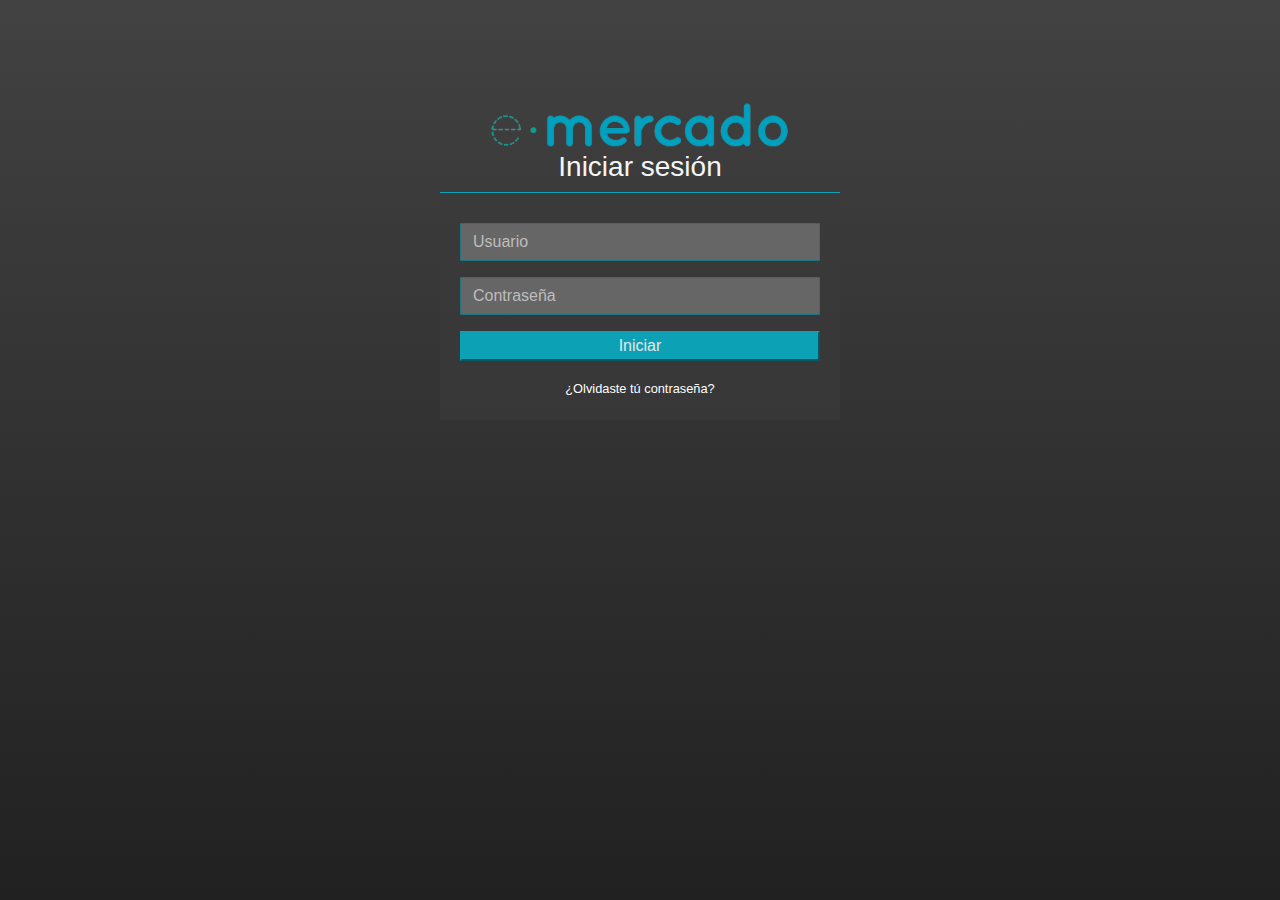
<file: index.html>
<!DOCTYPE html>
<html lang="en">

<head>
  <link rel="icon" href="img/icon.png">
  <meta http-equiv="Content-Type" content="text/html; charset=UTF-8">
  <meta name="viewport" content="width=device-width, initial-scale=1, shrink-to-fit=no">
  <meta name="description" content="">
  <title>eMercado - Todo lo que busques está aquí</title>

  <link rel="canonical" href="https://getbootstrap.com/docs/4.3/examples/album/">
  <link href="https://fonts.googleapis.com/css?family=Raleway:300,300i,400,400i,700,700i,900,900i" rel="stylesheet">
  <link href="css/bootstrap.min.css" rel="stylesheet">
  <link href="css/login.css" rel="stylesheet">
</head>



<body class="main-bg">
  <div class="login-container text-c animated flipInX">
    <div>
      <h1 class="logo-badge text-whitesmoke"><span class="fa fa-user-circle"></span></h1>
    </div>
    <div class="image"><img src="img/login_edit.png" alt=""></div>
    <h3 class="text-whitesmoke">Iniciar sesión</h3>
    <div class="container-content">
      <form class="margin-t">
        <div class="form-group">
          <input type="text" id="user" class="form-control" placeholder="Usuario" required="">
        </div>
        <div class="form-group">
          <input type="password" id="pass" class="form-control" placeholder="Contraseña" required="">
        </div>
        <input type="button" onclick="logIn()" value="Iniciar" class="form-button button-l margin-b"></input>

        <a class="text-darkyellow" href="#"><small>¿Olvidaste tú contraseña?</small></a>
      </form>
    </div>
  </div>

  <script src="js/init.js"></script>
  <script src="js/login.js"></script>
</body>

</html>
</file>
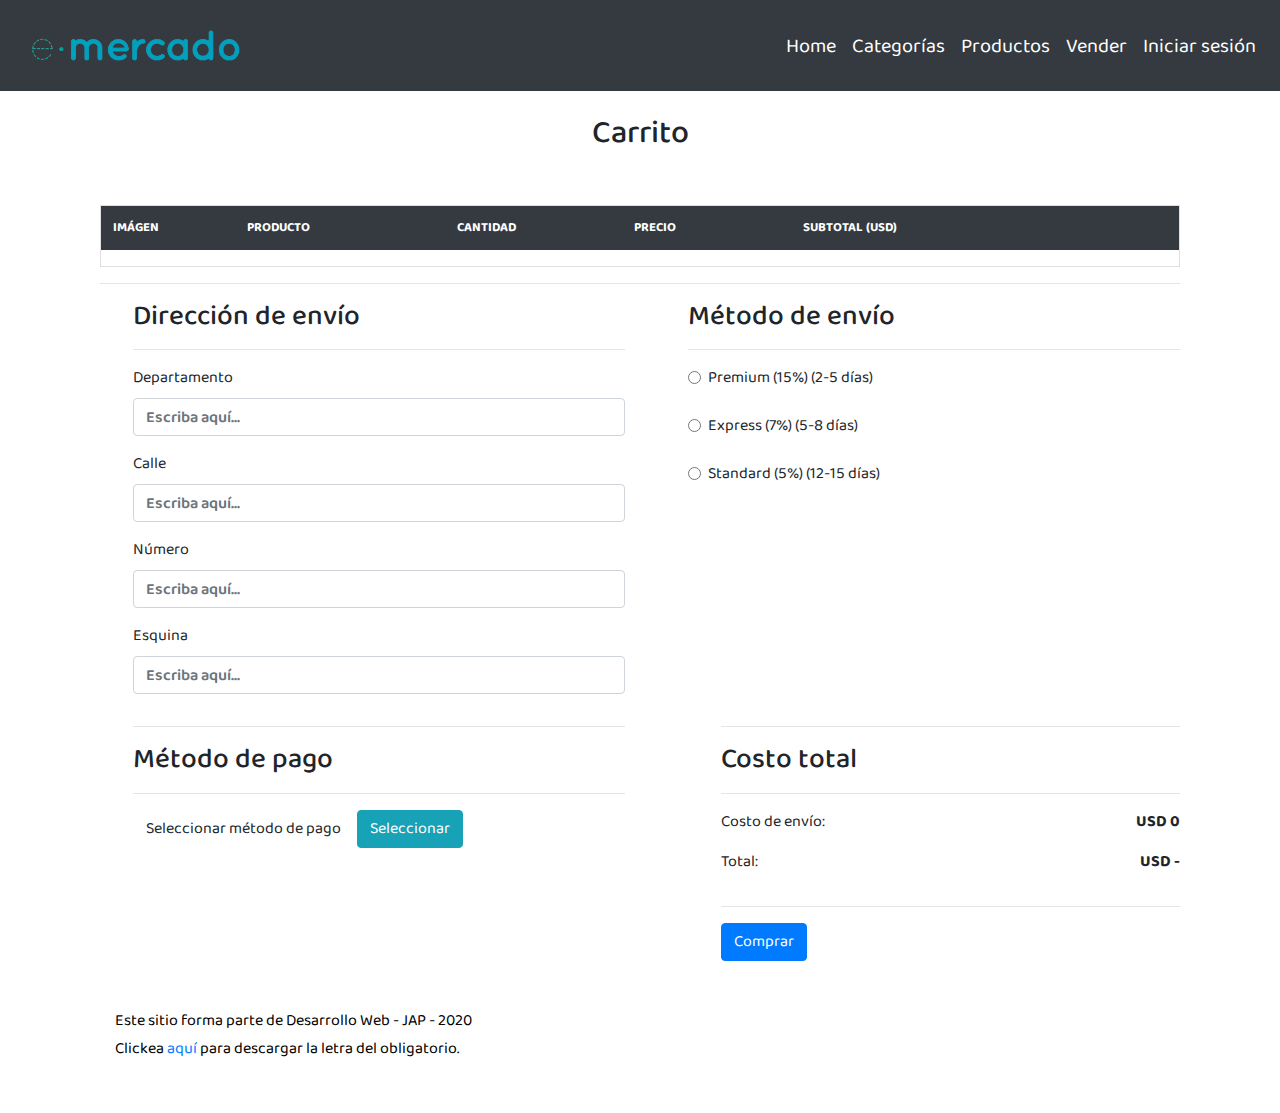
<file: cart.html>
<!DOCTYPE html>
<html lang="en">

<head>
  <link rel="icon" href="img/icon.png">
  <meta http-equiv="Content-Type" content="text/html; charset=UTF-8">

  <meta name="viewport" content="width=device-width, initial-scale=1, shrink-to-fit=no">
  <meta name="description" content="">
  <title>eMercado - Todo lo que busques está aquí</title>

  <link rel="canonical" href="https://getbootstrap.com/docs/4.3/examples/album/">
  <link href="https://fonts.googleapis.com/css?family=Raleway:300,300i,400,400i,700,700i,900,900i" rel="stylesheet">

  <style>
    .bd-placeholder-img {
      font-size: 1.125rem;
      text-anchor: middle;
      -webkit-user-select: none;
      -moz-user-select: none;
      -ms-user-select: none;
      user-select: none;
    }

    @media (min-width: 768px) {
      .bd-placeholder-img-lg {
        font-size: 3.5rem;
      }
    }
  </style>
  <link href="css/bootstrap.min.css" rel="stylesheet">
  <link href="css/styles.css" rel="stylesheet">
  <link rel="stylesheet" href="css/cart.css">
</head>

<body>
  <header id="header">
  </header>
  <div class="container">
    <div class="text-center p-4">
      <h2>Carrito</h2>
    </div>
    <div class="row justify-content-md-center">
      <div class="col-md-12 order-md-1">
        <div class="container-fluid">
          <div class="row">
            <aside class="col-lg-12">
              <div class="card">
                <div class="table-responsive">
                  <table class="table table-borderless table-shopping-cart table-striped" id="tab">
                    <thead class="text-head">
                      <tr class="small text-uppercase">
                        <th scope="col">Imágen</th>
                        <th scope="col" width="320">Producto</th>
                        <th scope="col" width="300">Cantidad</th>
                        <th scope="col" width="190">Precio</th>
                        <th scope="col" width="400">Subtotal (USD)</th>
                        <th scope="col" class="text-right d-none d-md-block" width="200"></th>
                      </tr>
                    </thead>
                    <tbody id="cart"></tbody>
                  </table>
                </div>
              </div>
            </aside>
          </div>
          <hr>

          <form class="row g-3 needs-validation" novalidate onsubmit="return validation();">
            <div class="container">
              <div class="row">
                <div class="col-md-6 pl-5">
                  <h3>Dirección de envío</h3>
                  <hr>
                  <div class="form-group">
                    <label for="depart">Departamento</label>
                    <input type="text" class="form-control" id="depart" placeholder="Escriba aquí..." required>
                  </div>
                  <div class="form-group">
                    <label for="street">Calle</label>
                    <input type="text" class="form-control" id="street" placeholder="Escriba aquí..." required>
                  </div>
                  <div class="form-group">
                    <label for="number">Número</label>
                    <input type="number" class="form-control" id="number" min="0" placeholder="Escriba aquí..."
                      required>
                  </div>
                  <div class="form-group">
                    <label for="esq">Esquina</label>
                    <input type="text" class="form-control" id="esq" placeholder="Escriba aquí..." required>
                  </div>
                </div>
                <div class="col-md-6 pl-5">
                  <h3>Método de envío</h3>
                  <hr>
                  <div class="form-check">
                    <input class="form-check-input" type="radio" name="radio" id="premium" value="0.15" required />
                    <label class="form-check-label" for="premium">
                      Premium (15%) (2-5 días)
                    </label>
                  </div>
                  <br>
                  <div class="form-check">
                    <input class="form-check-input" type="radio" name="radio" id="express" value="0.07" required />
                    <label class="form-check-label" for="express">
                      Express (7%) (5-8 días)
                    </label>
                  </div>
                  <br>
                  <div class="form-check">
                    <input class="form-check-input" type="radio" name="radio" id="standard" value="0.05" required />
                    <label class="form-check-label" for="standard">
                      Standard (5%) (12-15 días)
                    </label>
                  </div>
                </div>
                <div class="col-md-6 pl-5">
                  <hr>
                  <h3>Método de pago</h3>
                  <hr>
                  <button type="button" class="btn" data-toggle="modal" data-target="#contidionsModal">Seleccionar
                    método de pago</button>
                  <button type="button" class="btn btn-info" data-toggle="modal"
                    data-target="#addMyModal">Seleccionar</button>
                </div>
                <hr>
                <div class="col-md-6 pl-5">
                  <div class="row">
                    <div class="col-md-12 pl-5">
                      <hr>
                      <h3>Costo total</h3>
                      <hr>
                      <ul class="list-group mb-3">
                        <li class="d-flex justify-content-between">
                          <span>Costo de envío:</span>
                          <p><strong>USD</strong> <strong id="cost">0</strong></p>
                        </li>
                        <li class="d-flex justify-content-between">
                          <span>Total:</span>
                          <p><strong>USD</strong> <strong id="total">-</strong></p>
                        </li>
                      </ul>
                      <hr>
                      <button class="btn btn-primary" type="submit">Comprar</button>
                    </div>
                  </div>
                </div>
                <hr>
              </div>
            </div>

          </form>




          <footer class="text-muted">
            <div class="container">
              <p>Este sitio forma parte de Desarrollo Web - JAP - 2020</p>
              <p>Clickea <a target="_blank" href="Letra.pdf">aquí</a> para descargar la letra del obligatorio.</p>
            </div>
          </footer>
          <div class="alert fade" role="alert" id="alertResult">
            <span id="resultSpan"></span>
            <button type="button" class="close" data-dismiss="alert" aria-label="Close">
              <span aria-hidden="true">&times;</span>
            </button>
          </div>

          <div class="modal fade" id="addMyModal" role="dialog">
            <div class="modal-dialog">
              <div class="modal-content">
                <div class="modal-header">
                  <button type="button" class="close" data-dismiss="modal">&times;</button>
                  <h4 class="modal-title">Seleccione una opción</h4>
                </div>
                <div class="modal-body">
                  <form class="row g-3 needs-validation" novalidate onsubmit="return ok();">
                    <div class="container" style="margin-bottom: 30px; margin-left: 20px; margin-right: 20px;">
                      <div class="row">
                        <div class="custom-control custom-radio">
                          <input id="credit" name="pay" type="radio" class="custom-control-input" required>
                          <label class="custom-control-label" for="credit" style="font-weight: bold;">Tarjeta de
                            crédito</label>
                        </div>
                      </div><br>
                      <div class="row">
                        <div class="col-md-6">
                          <label for="validationCustom01" class="form-label">Nombre del titular</label>
                          <input type="text" class="form-control" id="validationCustom01" required>
                        </div>
                        <div class="col-md-6">
                          <label for="validationCustom02" class="form-label">Número de tarjeta</label>
                          <input type="text" class="form-control" id="validationCustom02" required>
                        </div>
                      </div>
                      <div class="row">
                        <div class="col-md-6">
                          <label for="validationCustom03" class="form-label">Fecha de vencimiento</label>
                          <input type="date" class="form-control" id="validationCustom03" required>
                        </div>
                        <div class="col-md-6">
                          <label for="validationCustom04" class="form-label">Código de seguridad</label>
                          <input type="number" class="form-control" id="validationCustom04" required>
                        </div>
                      </div>
                    </div>
                    <div class="container" style="margin-bottom: 30px; margin-left: 20px; margin-right: 20px;">
                      <div class="row">
                        <div class="custom-control custom-radio">
                          <input id="transfer" name="pay" type="radio" class="custom-control-input" required>
                          <label class="custom-control-label" for="transfer" style="font-weight: bold;">Transferencia
                            bancaria</label>
                        </div>
                      </div><br>
                      <div class="row">
                        <div class="col-md-6">
                          <label for="validationCustom05" class="form-label">Número de cuenta</label>
                          <input type="text" class="form-control" id="validationCustom05" required
                            style="margin-bottom: 10px;">
                        </div>
                      </div>
                      <div class="modal-footer">
                        <button class="btn btn btn-success" type="submit">Confirmar</button>
                        <button type="button" class="btn btn btn-dark" id="btnCloseIt"
                          data-dismiss="modal">Cerrar</button>
                      </div>
                  </form>
                </div>
              </div>
            </div>
          </div>

          <div id="spinner-wrapper">
            <div class="lds-ring">
              <div></div>
              <div></div>
              <div></div>
              <div></div>
            </div>
          </div>
          <script src="js/jquery-3.4.1.min.js"></script>
          <script src="js/bootstrap.bundle.min.js"></script>
          <script src="js/cart.js"></script>
          <script src="js/init.js"></script>
</body>

</html>
</file>
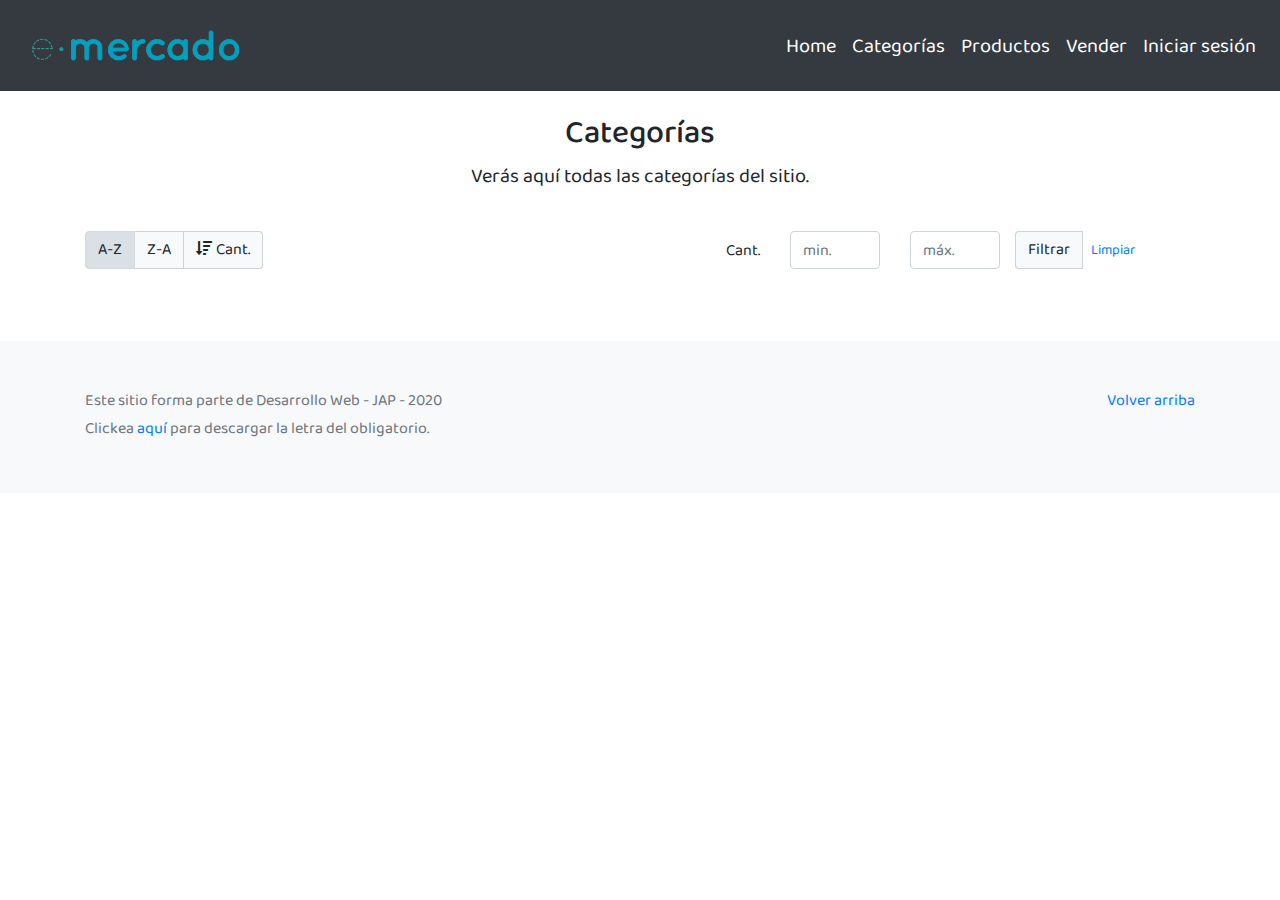
<file: categories.html>
<!DOCTYPE html>
<!-- saved from url=(0049)https://getbootstrap.com/docs/4.3/examples/album/ -->
<html lang="en">
  <head>
    <link rel="icon" href="img/icon.png">
    <meta http-equiv="Content-Type" content="text/html; charset=UTF-8">
    <meta name="viewport" content="width=device-width, initial-scale=1, shrink-to-fit=no">
    <meta name="description" content="">
    <title>eMercado - Todo lo que busques está aquí</title>

    <link rel="canonical" href="https://getbootstrap.com/docs/4.3/examples/album/">
    <link href="https://fonts.googleapis.com/css?family=Raleway:300,300i,400,400i,700,700i,900,900i" rel="stylesheet">
    <link href="css/font-awesome.min.css" rel="stylesheet">

    <link href="css/bootstrap.min.css" rel="stylesheet">
    <link href="css/styles.css" rel="stylesheet">
  </head>
  <body>
    <header id="header">
    </header>
    <main role="main" class="pb-5">
        <div class="text-center p-4">
            <h2>Categorías</h2>
            <p class="lead">Verás aquí todas las categorías del sitio.</p>
        </div>
        <div class="container">
            <div class="row justify-content-center">
              <div class="col ">
                <div class="btn-group btn-group-toggle mb-4" data-toggle="buttons">
                    <label class="btn btn-light active" id="sortAsc" >
                        <input type="radio" name="options" autocomplete="off" checked>A-Z
                    </label>
                    <label class="btn btn-light" id="sortDesc" >
                        <input type="radio" name="options" autocomplete="off">Z-A
                    </label>
                    <label class="btn btn-light" id="sortByCount" >
                        <input type="radio" name="options" autocomplete="off"><i class="fas fa-sort-amount-down mr-1"></i>Cant.
                    </label>
                </div>
            </div>
                <div class="col-md-6 col-sm-12 mb-1 container">
                  <div class="row container p-0 m-0">
                    <div class="col">
                      <p class="font-weight-normal text-right my-2">Cant.</p>
                    </div>
                    <div class="col">
                      <input class="form-control" type="number" placeholder="min." id="rangeFilterCountMin">
                    </div>
                    <div class="col">
                      <input class="form-control" type="number" placeholder="máx." id="rangeFilterCountMax">
                    </div>
                    <div class="col-4 p-0">
                      <div class="btn-group" role="group">
                        <button class="btn btn-light btn-block" id="rangeFilterCount">Filtrar</button>
                        <button class="btn btn-link btn-sm" id="clearRangeFilter">Limpiar</button>
                      </div>
                    </div>
                  </div>
                </div>
            </div>
            <div class="row">
                <div class="list-group" id="cat-list-container">
                </div>
            </div>
        </div>
    </main>
    <footer class="text-muted bg-light">
      <div class="container">
        <p class="float-right">
          <a href="#">Volver arriba</a>
        </p>
        <p>Este sitio forma parte de Desarrollo Web - JAP - 2020</p>
        <p>Clickea <a target="_blank" href="Letra.pdf">aquí</a> para descargar la letra del obligatorio.</p>
      </div>
    </footer>
    <div id="spinner-wrapper"><div class="lds-ring"><div></div><div></div><div></div><div></div></div></div>
    <script src="js/jquery-3.4.1.min.js"></script>
    <script src="js/bootstrap.bundle.min.js"></script>
    <script src="js/init.js"></script>
    <script src="js/categories.js"></script>
  </body>
</html>
</file>
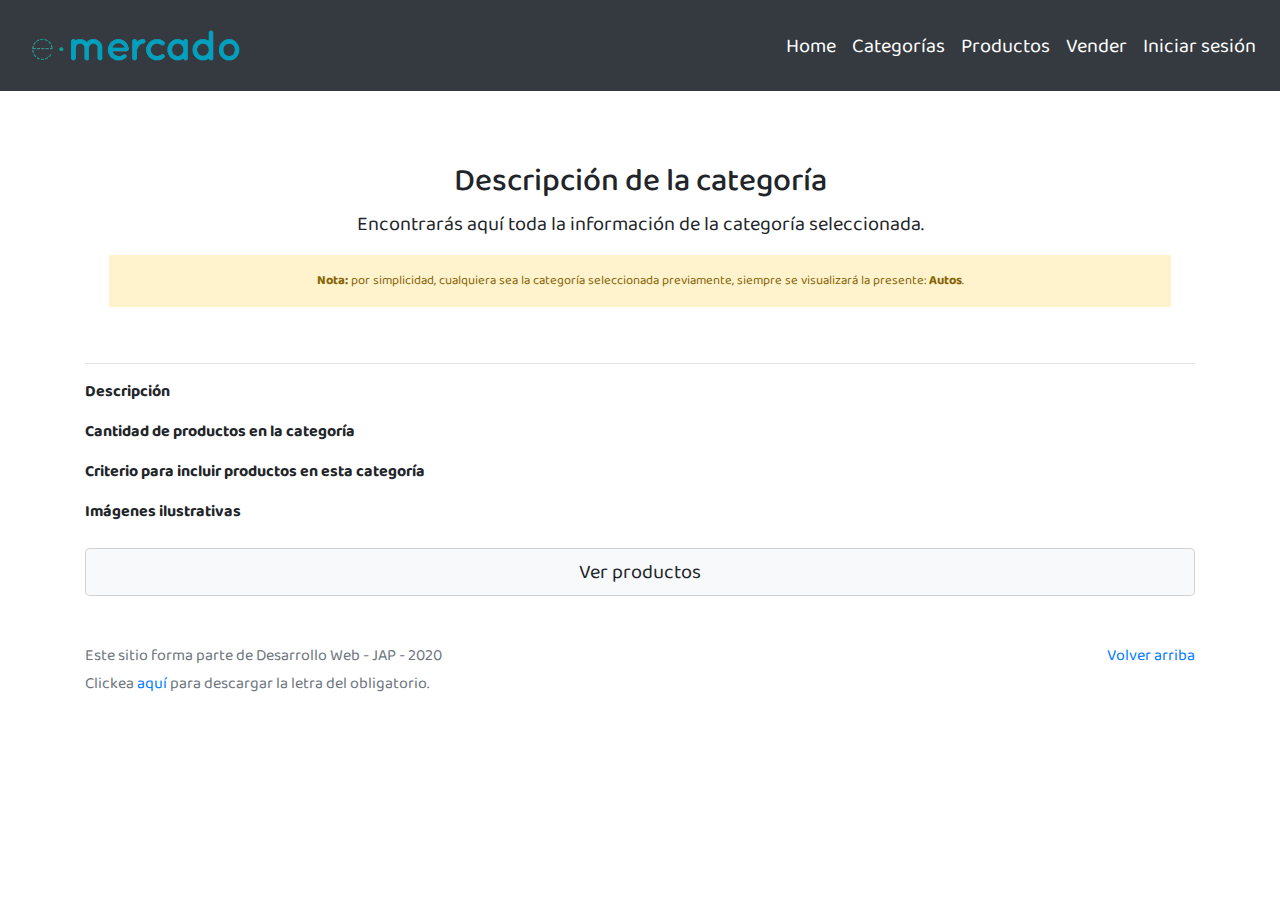
<file: category-info.html>
<!DOCTYPE html>

<html lang="en">

<head>
  <link rel="icon" href="img/icon.png">
  <meta http-equiv="Content-Type" content="text/html; charset=UTF-8">
  <meta name="viewport" content="width=device-width, initial-scale=1, shrink-to-fit=no">
  <meta name="description" content="">
  <title>eMercado - Todo lo que busques está aquí</title>

  <link rel="canonical" href="https://getbootstrap.com/docs/4.3/examples/album/">
  <link href="https://fonts.googleapis.com/css?family=Raleway:300,300i,400,400i,700,700i,900,900i" rel="stylesheet">
  <!-- Bootstrap core CSS -->
  <link href="css/bootstrap.min.css" rel="stylesheet">
  <link href="css/styles.css" rel="stylesheet">
</head>

<body>
  <header id="header">
  </header>
  <main role="main">
    <div class="container mt-5">
      <div class="text-center p-4">
        <h2>Descripción de la categoría</h2>
        <p class="lead">Encontrarás aquí toda la información de la categoría seleccionada.</p>
        <p class="small alert-warning py-3"><strong>Nota: </strong>por simplicidad, cualquiera sea la categoría
          seleccionada previamente, siempre se visualizará la presente: <strong>Autos</strong>.</p>
      </div>
      <h3 id="categoryName"></h3>
      <hr class="my-3">
      <dl>
        <dt>Descripción</dt>
        <dd>
          <p id="categoryDescription"></p>
        </dd>

        <dt>Cantidad de productos en la categoría</dt>
        <dd>
          <p id="productCount"></p>
        </dd>

        <dt>Criterio para incluir productos en esta categoría</dt>
        <dd>
          <p id="productCriteria"></p>
        </dd>

        <dt>Imágenes ilustrativas</dt>
        <dd>
          <div class="row text-center text-lg-left pt-2" id="productImagesGallery">
          </div>
        </dd>
      </dl>
      <a type="button" class="btn btn-light btn-lg btn-block" href="products.html">Ver productos</a>
    </div>
  </main>
  <footer class="text-muted">
    <div class="container">
      <p class="float-right">
        <a href="#">Volver arriba</a>
      </p>
      <p>Este sitio forma parte de Desarrollo Web - JAP - 2020</p>
      <p>Clickea <a target="_blank" href="Letra.pdf">aquí</a> para descargar la letra del obligatorio.</p>
    </div>
  </footer>
  <div id="spinner-wrapper">
    <div class="lds-ring">
      <div></div>
      <div></div>
      <div></div>
      <div></div>
    </div>
  </div>
  <script src="js/jquery-3.4.1.min.js"></script>
  <script src="js/bootstrap.bundle.min.js"></script>
  <script src="js/init.js"></script>
  <script src="js/category-info.js"></script>
</body>

</html>
</file>
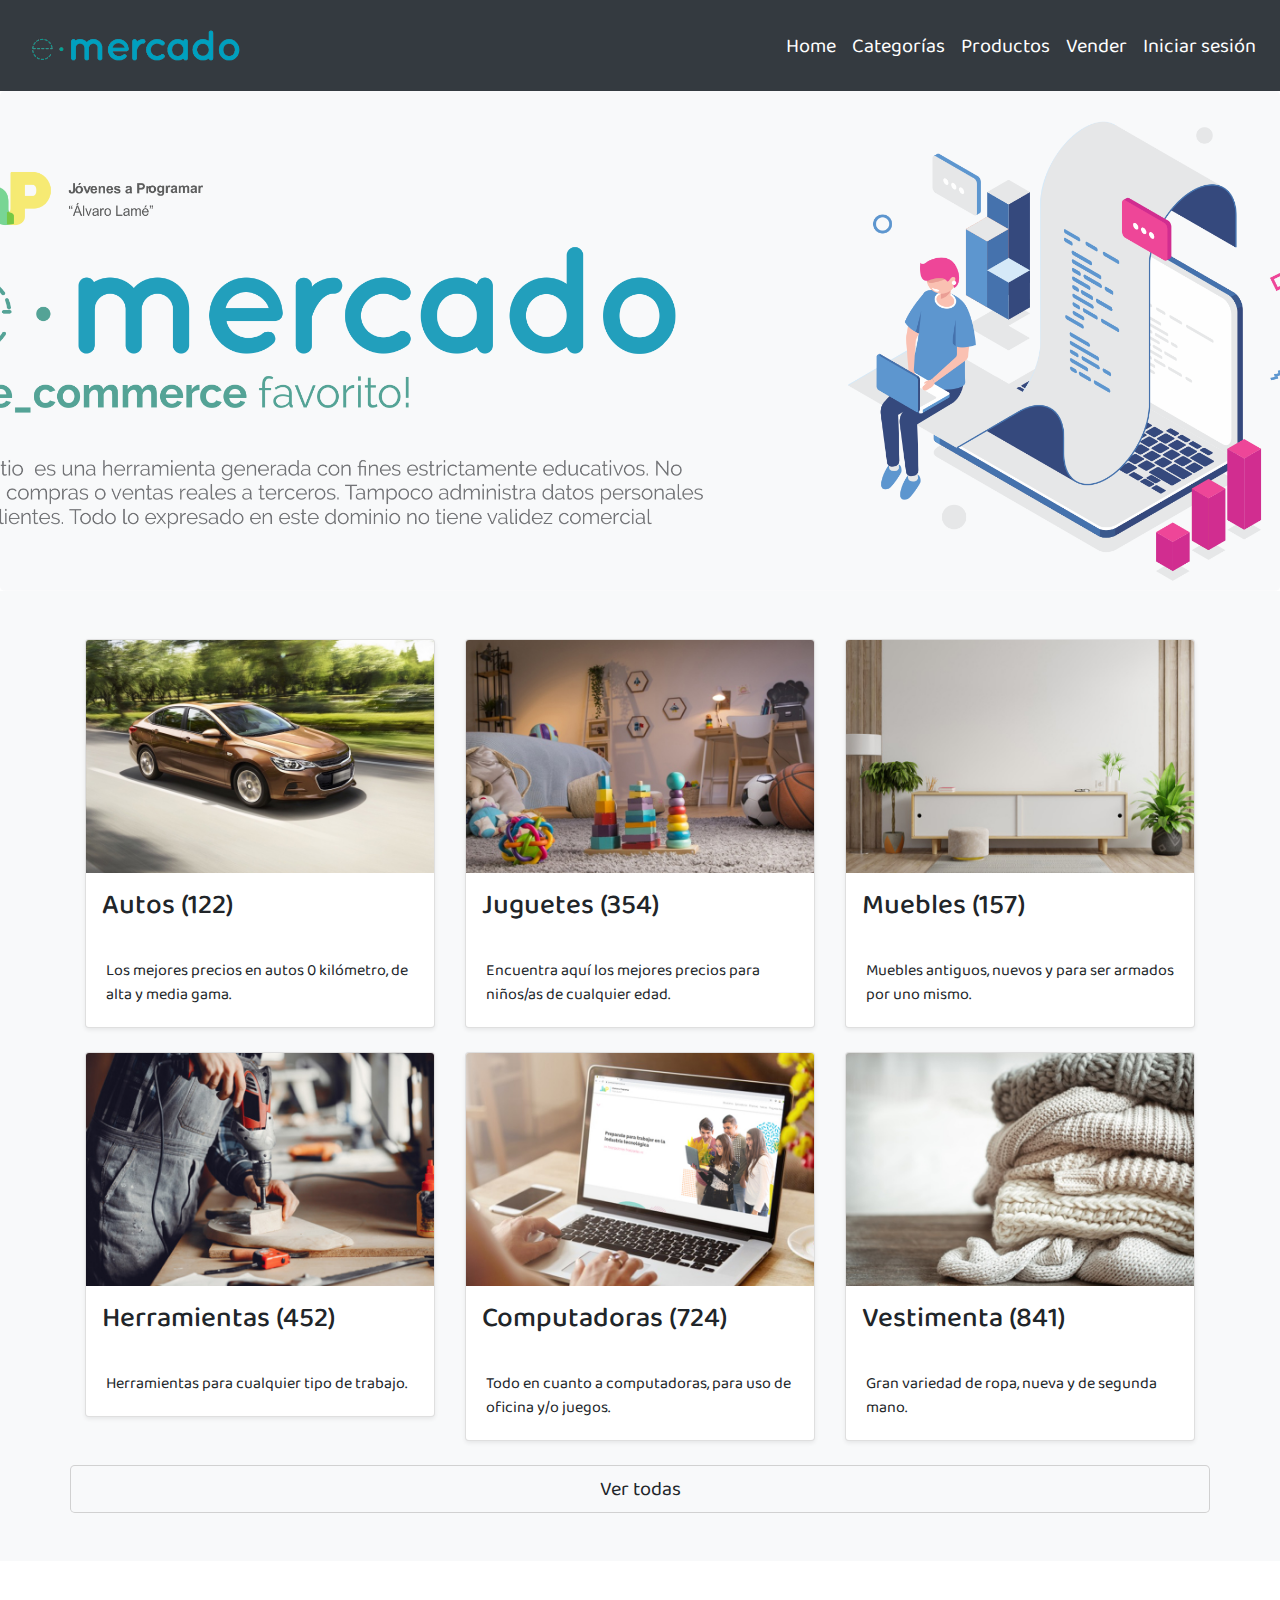
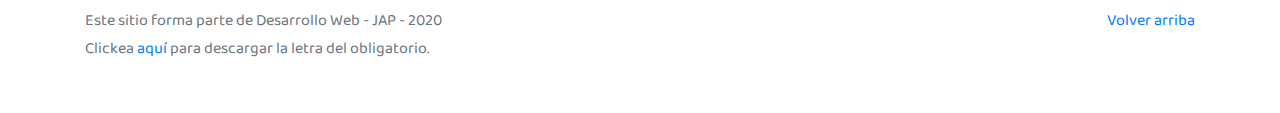
<file: home.html>
<!DOCTYPE html>
<!-- saved from url=(0049)https://getbootstrap.com/docs/4.3/examples/album/ -->
<html lang="en">
  <head>
    <link rel="icon" href="img/icon.png">
    <meta http-equiv="Content-Type" content="text/html; charset=UTF-8">
    <meta name="viewport" content="width=device-width, initial-scale=1, shrink-to-fit=no">
    <meta name="description" content="">
    <title>eMercado - Todo lo que busques está aquí</title>

    <link rel="canonical" href="https://getbootstrap.com/docs/4.3/examples/album/">
    <link href="https://fonts.googleapis.com/css?family=Raleway:300,300i,400,400i,700,700i,900,900i" rel="stylesheet">
    <!-- Bootstrap core CSS -->
    <link href="css/bootstrap.min.css" rel="stylesheet">
    <link href="css/styles.css" rel="stylesheet">
    <link rel="stylesheet" href="css/home.css">
  </head>
  
  <body>
    <header id="header">
    </header>
    <main role="main" >
      <section class="jumbotron text-center img-fluid">
      </section>
      <div class="album py-5 bg-light">
        <div class="container">
          <div class="row">
            <div class="col-md-4">
              <a href="categories.html" class="card mb-4 shadow-sm custom-card">
                <img class="bd-placeholder-img card-img-top"  src="img/cat1.jpg">
                <h3 class="m-3">Autos (122)</h3>
                <div class="card-body">
                  <p class="card-text">Los mejores precios en autos 0 kilómetro, de alta y media gama.</p>
                </div>
              </a>
            </div>
            <div class="col-md-4">
                <a href="categories.html" class="card mb-4 shadow-sm custom-card">
                  <img class="bd-placeholder-img card-img-top" src="img/cat2.jpg">
                  <h3 class="m-3">Juguetes (354)</h3>
                  <div class="card-body">
                    <p class="card-text">Encuentra aquí los mejores precios para niños/as de cualquier edad.</p>
                  </div>
                </a>
            </div>
            <div class="col-md-4">
                <a href="categories.html" class="card mb-4 shadow-sm custom-card">
                  <img class="bd-placeholder-img card-img-top" src="img/cat3.jpg">
                  <h3 class="m-3">Muebles (157)</h3>
                  <div class="card-body">
                    <p class="card-text">Muebles antiguos, nuevos y para ser armados por uno mismo.</p>
                  </div>
                </a>
            </div>
            <div class="col-md-4">
                <a href="categories.html" class="card mb-4 shadow-sm custom-card">
                  <img class="bd-placeholder-img card-img-top" src="img/cat4.jpg">
                  <h3 class="m-3">Herramientas (452)</h3>
                  <div class="card-body">
                    <p class="card-text">Herramientas para cualquier tipo de trabajo.</p>
                  </div>
                </a>
            </div>
            <div class="col-md-4">
                <a href="categories.html" class="card mb-4 shadow-sm custom-card">
                  <img class="bd-placeholder-img card-img-top" src="img/cat5.jpg">
                  <h3 class="m-3">Computadoras (724)</h3>
                  <div class="card-body">
                    <p class="card-text">Todo en cuanto a computadoras, para uso de oficina y/o juegos.</p>
                  </div>
                </a>
            </div>
            <div class="col-md-4">
                <a href="categories.html" class="card mb-4 shadow-sm custom-card">
                  <img class="bd-placeholder-img card-img-top" src="img/cat6.jpg">
                  <h3 class="m-3">Vestimenta (841)</h3>
                  <div class="card-body">
                    <p class="card-text">Gran variedad de ropa, nueva y de segunda mano.</p>
                  </div>
                </a>
            </div>
          </div>
          <div class="row">
              <a type="button" class="btn btn-light btn-lg btn-block" href="categories.html">Ver todas</a>
          </div>
        </div>
      </div>
    </main>
    <footer class="text-muted">
      <div class="container">
        <p class="float-right">
          <a href="#">Volver arriba</a>
        </p>
        <p>Este sitio forma parte de Desarrollo Web - JAP - 2020</p>
        <p>Clickea <a target="_blank" href="Letra.pdf">aquí</a> para descargar la letra del obligatorio.</p>
      </div>
    </footer>
    <script src="js/jquery-3.4.1.min.js"></script>
    <script src="js/bootstrap.bundle.min.js"></script>
    <script src="js/init.js"></script>
  </body>
</html>
</file>
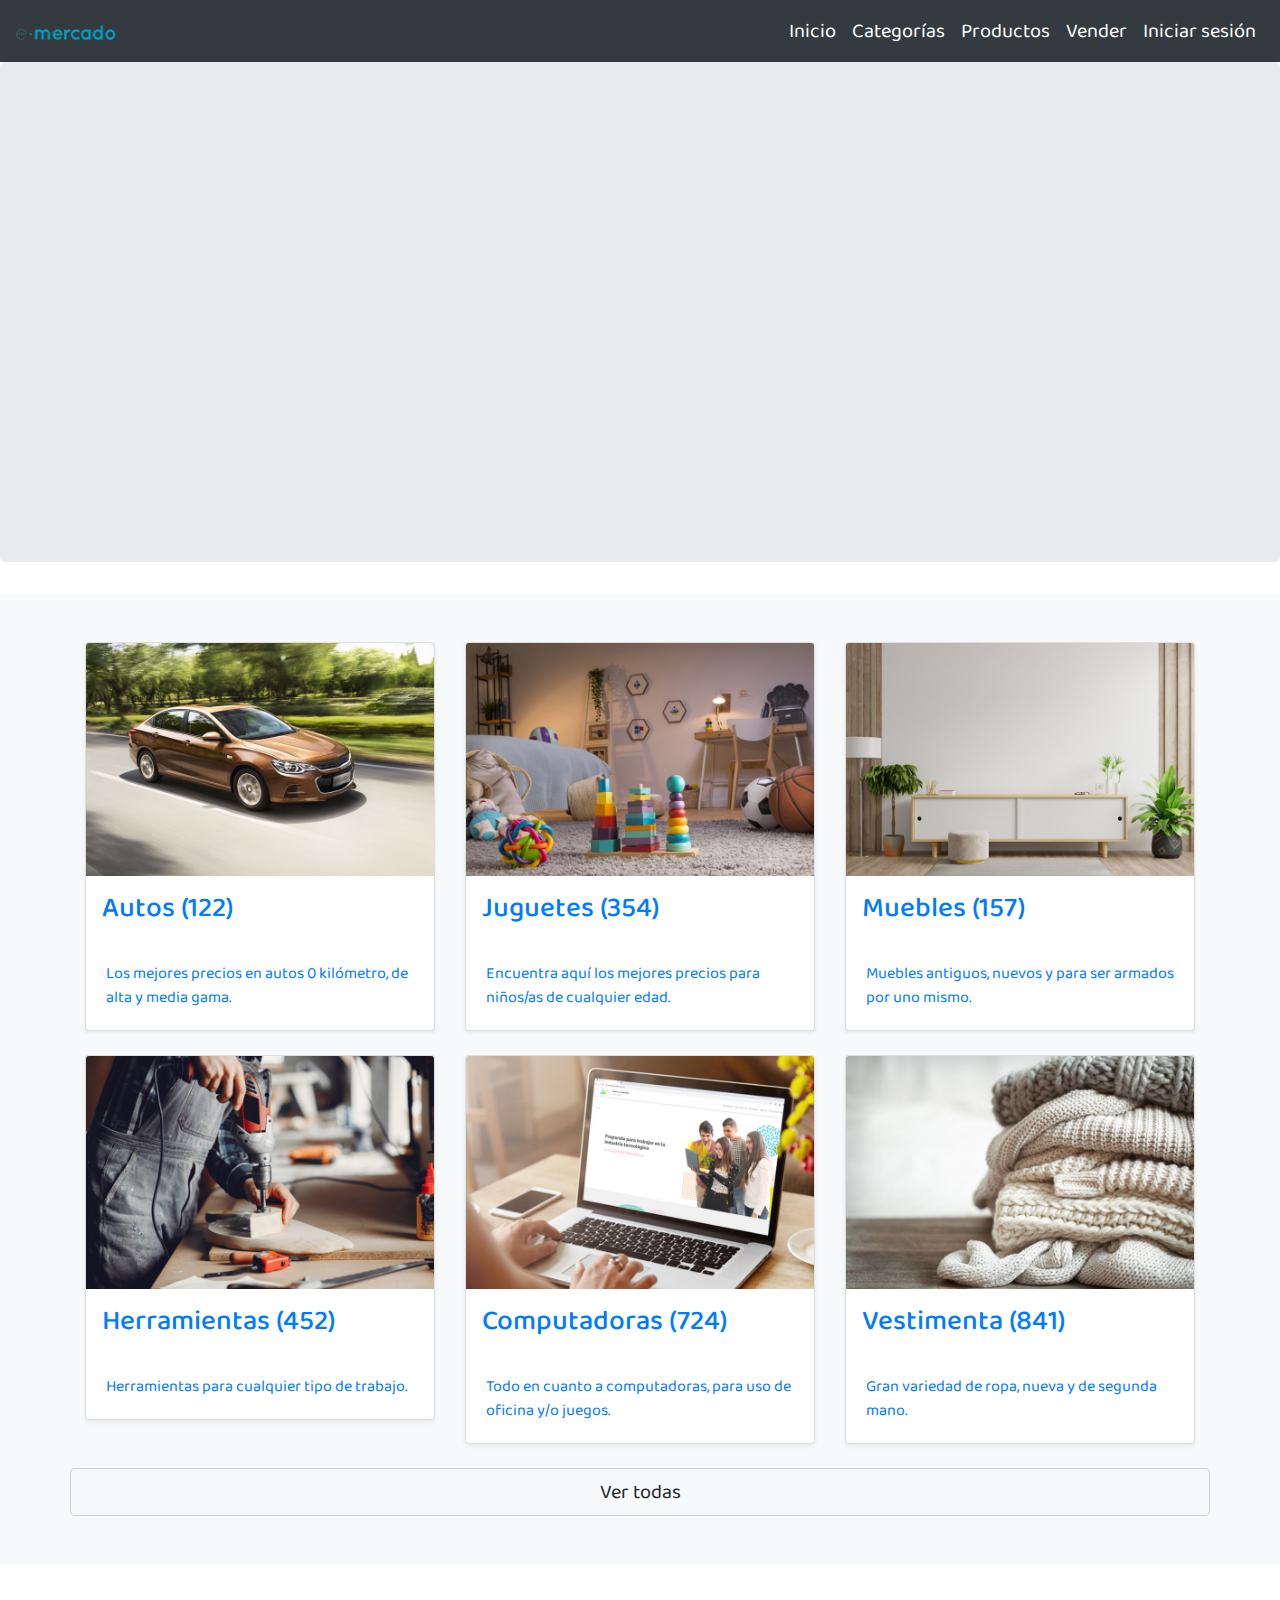
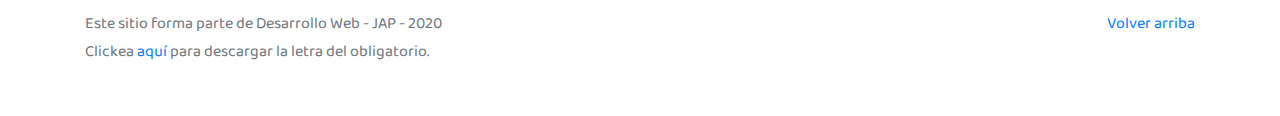
<file: inicio.html>
<!DOCTYPE html>
<!-- saved from url=(0049)https://getbootstrap.com/docs/4.3/examples/album/ -->
<html lang="en">
  <head>
    <meta http-equiv="Content-Type" content="text/html; charset=UTF-8">
    <meta name="viewport" content="width=device-width, initial-scale=1, shrink-to-fit=no">
    <meta name="description" content="">
    <title>eMercado - Todo lo que busques está aquí</title>

    <link rel="canonical" href="https://getbootstrap.com/docs/4.3/examples/album/">
    <link href="https://fonts.googleapis.com/css?family=Raleway:300,300i,400,400i,700,700i,900,900i" rel="stylesheet">
    <!-- Bootstrap core CSS -->
    <link href="css/bootstrap.min.css" rel="stylesheet">
    <link href="css/styles.css" rel="stylesheet">
  </head>
  <body>
    <nav class="navbar navbar-expand-lg navbar-dark bg-dark">
      <a class="navbar-brand"><img src="img/login_edit.png" alt="e-commerce" style="width: 100px;"></a>
      <button class="navbar-toggler" type="button" data-toggle="collapse" data-target="#navbarNavDropdown" aria-controls="navbarNavDropdown" aria-expanded="false" aria-label="Toggle navigation">
        <span class="navbar-toggler-icon"></span>
      </button>
      <div class="collapse navbar-collapse" id="navbarNavDropdown">
        <ul class="navbar-nav">
          <li class="nav-item">
            <a class="nav-link" href="inicio.html">Inicio<span class="sr-only">(current)</span></a>
          </li>
          <li class="nav-item">
            <a class="nav-link" href="categories.html">Categorías</a>
          </li>
          <li class="nav-item">
            <a class="nav-link" href="products.html">Productos</a>
          </li>
          <li class="nav-item">
            <a class="nav-link" href="sell.html">Vender</a>
          </li>
          <li class="nav-item dropdown" id="log">
            <div class="dropdown-menu" aria-labelledby="navbarDropdownMenuLink">
              <a class="dropdown-item" href="cart.html">Mi carrito</a>
              <a class="dropdown-item" href="my-profile.html">Mi perfil</a>
              <a class="dropdown-item" id="logOut" href="index.html">Cerrar sesión</a>
            </div>
          </li>
        </ul>
      </div>
    </nav>
    <main role="main" >
      <section class="jumbotron text-center img-fluid">
        <div class="m-5">
          <h1></h1>
        </div>
      </section>
      <div class="album py-5 bg-light">
        <div class="container">
          <div class="row">
            <div class="col-md-4">
              <a href="categories.html" class="card mb-4 shadow-sm custom-card">
                <img class="bd-placeholder-img card-img-top"  src="img/cat1.jpg">
                <h3 class="m-3">Autos (122)</h3>
                <div class="card-body">
                  <p class="card-text">Los mejores precios en autos 0 kilómetro, de alta y media gama.</p>
                </div>
              </a>
            </div>
            <div class="col-md-4">
                <a href="categories.html" class="card mb-4 shadow-sm custom-card">
                  <img class="bd-placeholder-img card-img-top" src="img/cat2.jpg">
                  <h3 class="m-3">Juguetes (354)</h3>
                  <div class="card-body">
                    <p class="card-text">Encuentra aquí los mejores precios para niños/as de cualquier edad.</p>
                  </div>
                </a>
            </div>
            <div class="col-md-4">
                <a href="categories.html" class="card mb-4 shadow-sm custom-card">
                  <img class="bd-placeholder-img card-img-top" src="img/cat3.jpg">
                  <h3 class="m-3">Muebles (157)</h3>
                  <div class="card-body">
                    <p class="card-text">Muebles antiguos, nuevos y para ser armados por uno mismo.</p>
                  </div>
                </a>
            </div>
            <div class="col-md-4">
                <a href="categories.html" class="card mb-4 shadow-sm custom-card">
                  <img class="bd-placeholder-img card-img-top" src="img/cat4.jpg">
                  <h3 class="m-3">Herramientas (452)</h3>
                  <div class="card-body">
                    <p class="card-text">Herramientas para cualquier tipo de trabajo.</p>
                  </div>
                </a>
            </div>
            <div class="col-md-4">
                <a href="categories.html" class="card mb-4 shadow-sm custom-card">
                  <img class="bd-placeholder-img card-img-top" src="img/cat5.jpg">
                  <h3 class="m-3">Computadoras (724)</h3>
                  <div class="card-body">
                    <p class="card-text">Todo en cuanto a computadoras, para uso de oficina y/o juegos.</p>
                  </div>
                </a>
            </div>
            <div class="col-md-4">
                <a href="categories.html" class="card mb-4 shadow-sm custom-card">
                  <img class="bd-placeholder-img card-img-top" src="img/cat6.jpg">
                  <h3 class="m-3">Vestimenta (841)</h3>
                  <div class="card-body">
                    <p class="card-text">Gran variedad de ropa, nueva y de segunda mano.</p>
                  </div>
                </a>
            </div>
          </div>
          <div class="row">
              <a type="button" class="btn btn-light btn-lg btn-block" href="categories.html">Ver todas</a>
          </div>
        </div>
      </div>
    </main>
    <footer class="text-muted">
      <div class="container">
        <p class="float-right">
          <a href="#">Volver arriba</a>
        </p>
        <p>Este sitio forma parte de Desarrollo Web - JAP - 2020</p>
        <p>Clickea <a target="_blank" href="Letra.pdf">aquí</a> para descargar la letra del obligatorio.</p>
      </div>
    </footer>
    <script src="js/jquery-3.4.1.min.js"></script>
    <script src="js/bootstrap.bundle.min.js"></script>
    <script src="js/init.js"></script>
  </body>
</html>
</file>
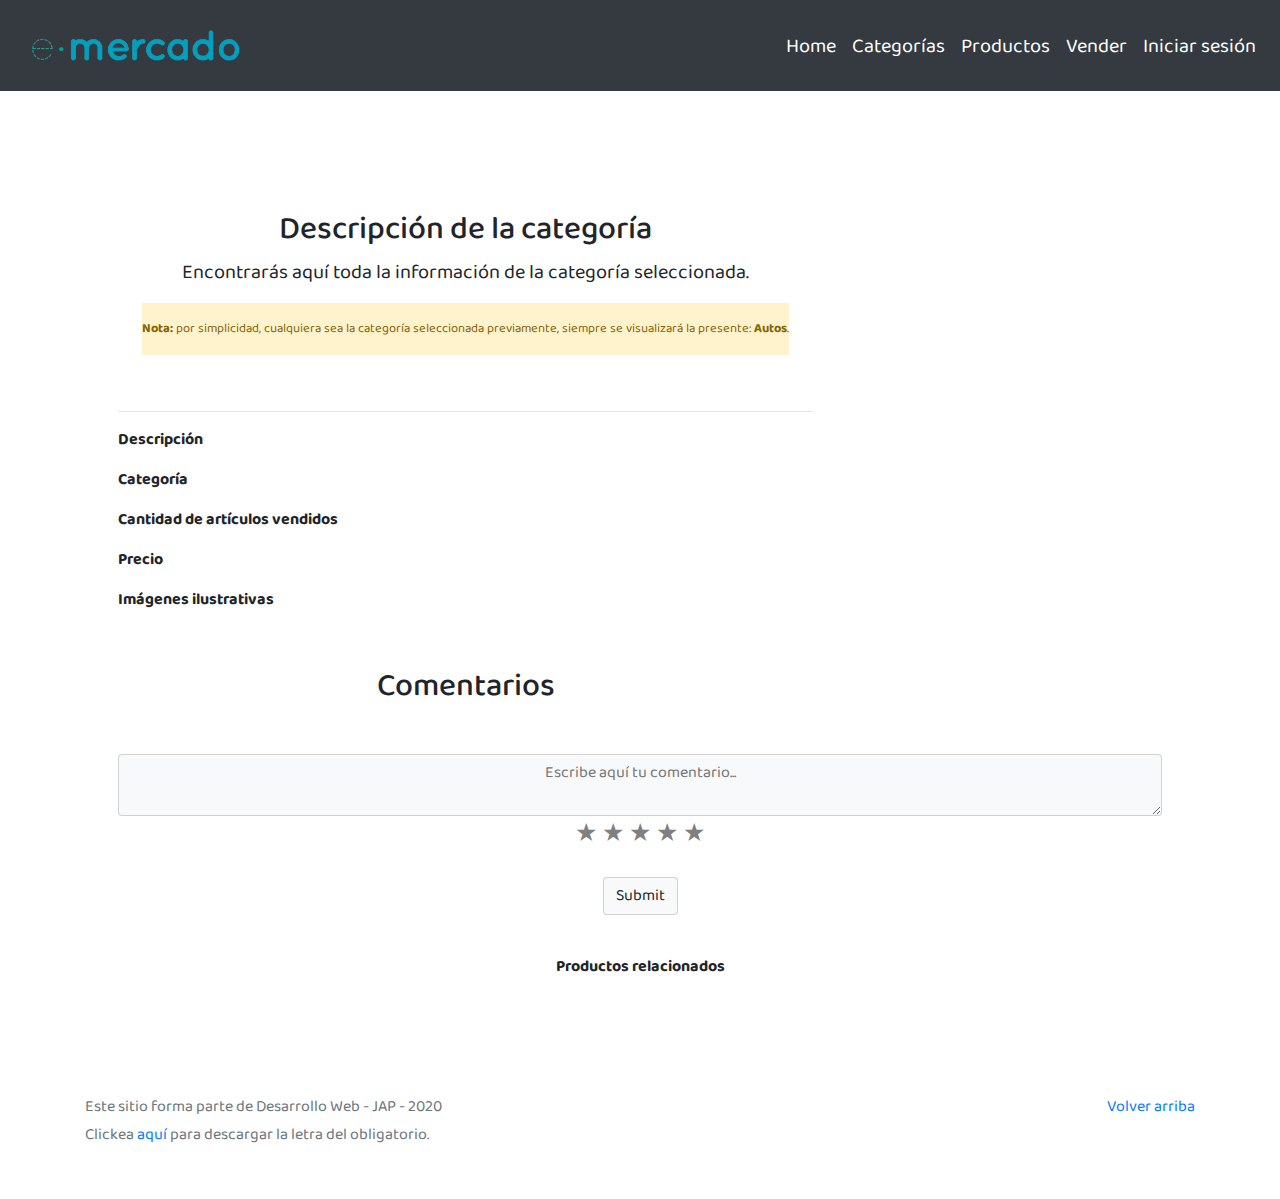
<file: product-info.html>
<!DOCTYPE html>
<!-- saved from url=(0049)https://getbootstrap.com/docs/4.3/examples/album/ -->
<html lang="en">

<head>
  <link rel="icon" href="img/icon.png">
  <meta http-equiv="Content-Type" content="text/html; charset=UTF-8">
  <meta name="viewport" content="width=device-width, initial-scale=1, shrink-to-fit=no">
  <meta name="description" content="">
  <title>eMercado - Todo lo que busques está aquí</title>

  <link rel="canonical" href="https://getbootstrap.com/docs/4.3/examples/album/">
  <link href="https://fonts.googleapis.com/css?family=Raleway:300,300i,400,400i,700,700i,900,900i" rel="stylesheet">
  <link href="css/font-awesome.min.css" rel="stylesheet">
  <link href="css/bootstrap.min.css" rel="stylesheet">
  <link href="css/styles.css" rel="stylesheet">
  <link rel="stylesheet" href="css/product-info.css">
  <link rel="stylesheet" href="css/comment.css">
  <link rel="stylesheet" href="css/carousel.css">
</head>


<body>
  <header id="header">
  </header>

  <div class="container p-5">
    <div class="row">
      <div class="list-group" id="prodinfo-list-container">
        <main role="main">
          <div class="container mt-5">
            <div class="text-center p-4">
              <h2>Descripción de la categoría</h2>
              <p class="lead">Encontrarás aquí toda la información de la categoría seleccionada.</p>
              <p class="small alert-warning py-3"><strong>Nota: </strong>por simplicidad, cualquiera sea la categoría
                seleccionada previamente, siempre se visualizará la presente: <strong>Autos</strong>.</p>
            </div>
            <h3 id="productName"></h3>
            <hr class="my-3">
            <dl>
              <dt>Descripción</dt>
              <dd>
                <p id="productDescription"></p>
              </dd>

              <dt class="categoryId">Categoría</dt>
              <dd>
                <p id="productCategory"></p>
              </dd>

              <dt>Cantidad de artículos vendidos</dt>
              <dd>
                <p id="productsoldCount"></p>
              </dd>

              <dt>Precio</dt>
              <dd>
                <p id="productCost"></p>
              </dd>

              <dt>Imágenes ilustrativas</dt>
              <dd>
                <div class="row text-center text-lg-left pt-2" id="showImg">
                </div>
              </dd>
              <div id="carouselExampleIndicators" class="carousel slide col-md-6" data-ride="carousel">
                <ul class="carousel-indicators" id="indicators"></ul>
                <div class="carousel-inner" id="carousel"></div>
                <a class="carousel-control-prev" href="#carouselExampleIndicators" role="button" data-slide="prev">
                  <span class="carousel-control-prev-icon" aria-hidden="true"></span>
                  <a class="carousel-control-next" href="#carouselExampleIndicators" role="button" data-slide="next">
                    <span class="carousel-control-next-icon" aria-hidden="true"></span>
                  </a>
              </div>

              <h2 id="comm" style="font-size: 2rem;">Comentarios</h2><br>
              <div id="comments">
              </div>
          </div>
      </div>
      </main>
    </div>

    <div class="justified">
      <!-- creo el textarea para el comentario nuevo -->
      <textarea id="comentario" class="btn btn-light" name="comentarios" rows="2" cols="100"
        placeholder="Escribe aquí tu comentario..."></textarea><br>
      <!-- creo los input radio para la calificación -->
    </div>
    <div class="stars">
      <form>
        <p class="clasificacion">
          <input id="radio1" type="radio" name="estrellas" value="5">
          <label for="radio1">★</label>
          <input id="radio2" type="radio" name="estrellas" value="4">
          <label for="radio2">★</label>
          <input id="radio3" type="radio" name="estrellas" value="3">
          <label for="radio3">★</label>
          <input id="radio4" type="radio" name="estrellas" value="2">
          <label for="radio4">★</label>
          <input id="radio5" type="radio" name="estrellas" value="1">
          <label for="radio5">★</label>
        </p>
      </form><br>
      <!-- con onclick hago que el boton ejectue la funcion para agregar el nuevo comentario con su calificacion -->
    </div>
    <div class="butt">
      <input class="btn btn-light" type="submit" onclick="comentNuevo()">
    </div>

    <dt class="prodRel">Productos relacionados</dt>
    <dd>
      <div id="relatedProd" class="related">
      </div>
    </dd>
  </div>
  <footer class="text-muted">
    <div class="container">
      <p class="float-right">
        <a href="#">Volver arriba</a>
      </p>
      <p>Este sitio forma parte de Desarrollo Web - JAP - 2020</p>
      <p>Clickea <a target="_blank" href="Letra.pdf">aquí</a> para descargar la letra del obligatorio.</p>
    </div>
  </footer>
  <div id="spinner-wrapper">
    <div class="lds-ring">
      <div></div>
      <div></div>
      <div></div>
      <div></div>
    </div>
  </div>
  <script src="js/jquery-3.4.1.min.js"></script>
  <script src="js/bootstrap.bundle.min.js"></script>
  <script src="js/init.js"></script>
  <script src="js/product-info.js"></script>
</body>

</html>
</file>
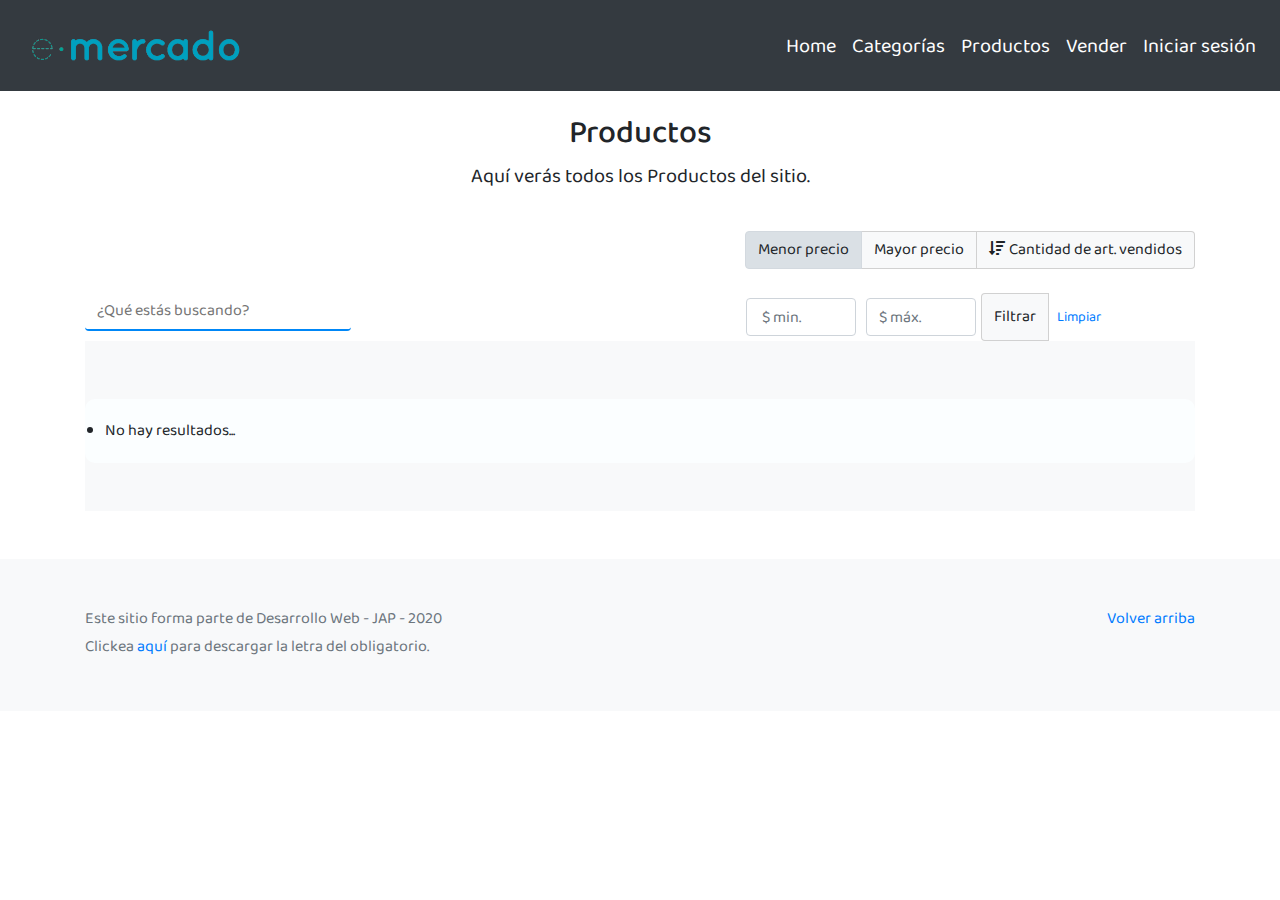
<file: products.html>
<!DOCTYPE html>
<!-- saved from url=(0049)https://getbootstrap.com/docs/4.3/examples/album/ -->
<html lang="en">

<head>
  <link rel="icon" href="img/icon.png">
  <meta http-equiv="Content-Type" content="text/html; charset=UTF-8">
  <meta name="viewport" content="width=device-width, initial-scale=1, shrink-to-fit=no">
  <meta name="description" content="">
  <title>eMercado - Todo lo que busques está aquí</title>

  <link rel="canonical" href="https://getbootstrap.com/docs/4.3/examples/album/">
  <link href="https://fonts.googleapis.com/css?family=Raleway:300,300i,400,400i,700,700i,900,900i" rel="stylesheet">
  <link href="css/font-awesome.min.css" rel="stylesheet">

  <link href="css/bootstrap.min.css" rel="stylesheet">
  <link href="css/styles.css" rel="stylesheet">
  <link rel="stylesheet" href="css/products.css">
</head>

<body>
  <header id="header">
  </header>
  <main role="main" class="pb-5">
    <div class="text-center p-4">
      <h2>Productos</h2>
      <p class="lead">Aquí verás todos los Productos del sitio.</p>
    </div>

    <div class="container">
      <div class="row">
        <div class="col text-right">
          <div class="btn-group btn-group-toggle mb-4" data-toggle="buttons">
            <label class="btn btn-light active row1Btn" id="sortAsc">
              <input type="radio" name="options" autocomplete="off" checked>Menor precio
            </label>
            <label class="btn btn-light price row1Btn" id="sortDesc">
              <input type="radio" name="options" autocomplete="off">Mayor precio
            </label>
            <label class="btn btn-light row1Btn" id="sortByCount">
              <input type="radio" name="options" autocomplete="off"><i class="fas fa-sort-amount-down mr-1"></i>Cantidad
              de art. vendidos
            </label>
          </div>
        </div>
      </div>

      <div class="row">
        <div class="col-md-6">
          <div class="searchbarBox">
            <input type="text" id="searchbar" placeholder="¿Qué estás buscando?">
          </div>
        </div>

        <div class="col-md-6 range">
          <div class="row btns">
            <input class="form-control inputForm" type="number" placeholder=" $ min." id="rangeFilterCountMin"
              style="width: 110px;">
            <input class="form-control inputForm" type="number" placeholder="$ máx." id="rangeFilterCountMax"
              style="width: 110px;">
            <div class="btn-group" role="group">
              <button class="btn btn-light btn-block" id="rangeFilterCount">Filtrar</button>
              <button class="btn btn-link btn-sm" id="clearRangeFilter">Limpiar</button>
            </div>
          </div>
        </div>
      </div>


      <div class="album py-5 bg-light">
        <div class="container">
          <div class="row" id="prod-list-container">
            <div class="col-md-4">
            </div>
          </div>
        </div>
  </main>
  
  <footer class="text-muted bg-light">
    <div class="container">
      <p class="float-right">
        <a href="#">Volver arriba</a>
      </p>
      <p>Este sitio forma parte de Desarrollo Web - JAP - 2020</p>
      <p>Clickea <a target="_blank" href="Letra.pdf">aquí</a> para descargar la letra del obligatorio.</p>
    </div>
  </footer>
  <div id="spinner-wrapper">
    <div class="lds-ring">
      <div></div>
      <div></div>
      <div></div>
      <div></div>
    </div>
  </div>
  </div>

  <script src="js/jquery-3.4.1.min.js"></script>
  <script src="js/bootstrap.bundle.min.js"></script>
  <script src="js/init.js"></script>
  <script src="js/products.js"></script>
</body>

</html>
</file>
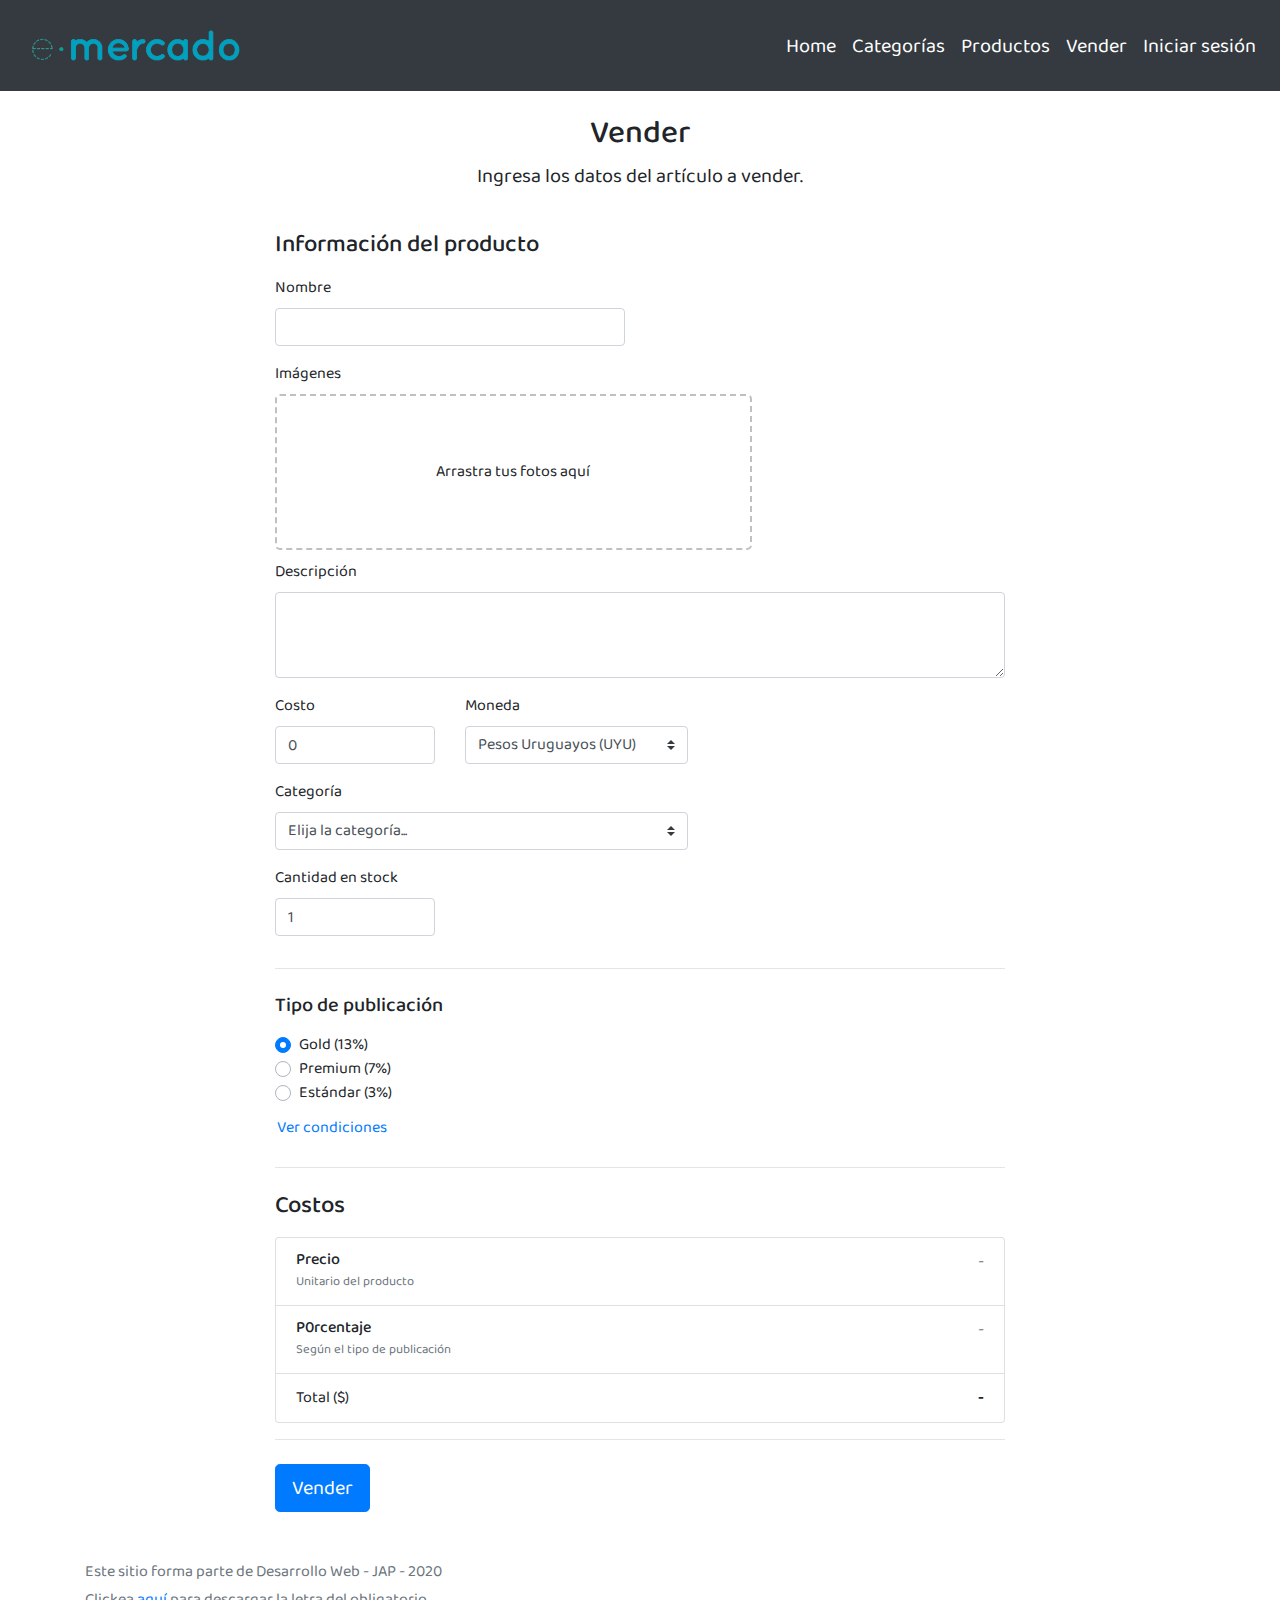
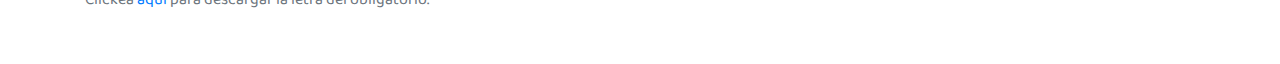
<file: sell.html>
<!DOCTYPE html>
<!-- saved from url=(0049)https://getbootstrap.com/docs/4.3/examples/album/ -->
<html lang="en">

<head>
  <link rel="icon" href="img/icon.png">
  <meta http-equiv="Content-Type" content="text/html; charset=UTF-8">

  <meta name="viewport" content="width=device-width, initial-scale=1, shrink-to-fit=no">
  <meta name="description" content="">
  <title>eMercado - Todo lo que busques está aquí</title>

  <link rel="canonical" href="https://getbootstrap.com/docs/4.3/examples/album/">
  <link href="https://fonts.googleapis.com/css?family=Raleway:300,300i,400,400i,700,700i,900,900i" rel="stylesheet">

  <style>
    .bd-placeholder-img {
      font-size: 1.125rem;
      text-anchor: middle;
      -webkit-user-select: none;
      -moz-user-select: none;
      -ms-user-select: none;
      user-select: none;
    }

    @media (min-width: 768px) {
      .bd-placeholder-img-lg {
        font-size: 3.5rem;
      }
    }
  </style>
  <link href="css/bootstrap.min.css" rel="stylesheet">
  <link href="css/styles.css" rel="stylesheet">
  <link href="css/dropzone.css" rel="stylesheet">
</head>

<body>
  <header id="header">
  </header>
  <div class="container">
    <div class="text-center p-4">
      <h2>Vender</h2>
      <p class="lead">Ingresa los datos del artículo a vender.</p>
    </div>
    <div class="row justify-content-md-center">
      <div class="col-md-8 order-md-1">
        <h4 class="mb-3">Información del producto</h4>
        <form class="needs-validation" id="sell-info">
          <div class="row">
            <div class="col-md-6 mb-3">
              <label for="productName">Nombre</label>
              <input type="text" class="form-control" id="productName" placeholder="" value="">
              <div class="invalid-feedback">
                Ingresa un nombre
              </div>
            </div>
          </div>
          <div class="row">
            <div class="col-md-8 order-md-1">
              <label for="zip">Imágenes</label>
              <div class="needsclick dz-clickable" id="file-upload">
                <div class="dz-message needsclick">
                  Arrastra tus fotos aquí<br>
                </div>
              </div>
            </div>
          </div>
          <div class="row">
            <div class="col-md-12 mb-3">
              <label for="productDescription">Descripción</label>
              <textarea class="form-control" id="productDescription" rows="3"></textarea>
            </div>
          </div>
          <div class="row">
            <div class="col-md-3 mb-3">
              <label for="zip">Costo</label>
              <input type="number" class="form-control" id="productCostInput" placeholder="" required="" value="0"
                min="0">
              <div class="invalid-feedback">
                El costo debe ser mayor que 0.
              </div>
            </div>
            <div class="col-md-4 mb-3">
              <label for="state">Moneda</label>
              <select class="custom-select d-block w-100" id="productCurrency" required="">
                <option selected>Pesos Uruguayos (UYU)</option>
                <option>Dólares (USD)</option>
              </select>
              <div class="invalid-feedback">
                Ingresa una categoría válida.
              </div>
            </div>
          </div>
          <div class="row">
            <div class="col-md-7 mb-3">
              <label for="state">Categoría</label>
              <select class="custom-select d-block w-100" id="productCategory">
                <option value="">Elija la categoría...</option>
                <option>Autos</option>
                <option>Juguetes</option>
                <option>Muebles</option>
                <option>Herramientas</option>
                <option>Computadoras</option>
                <option>Vestimenta</option>
              </select>
              <div class="invalid-feedback">
                Por favor ingresa una categoría válida.
              </div>
            </div>
          </div>
          <div class="row">
            <div class="col-md-3 mb-3">
              <label for="productCountInput">Cantidad en stock</label>
              <input type="number" class="form-control" id="productCountInput" placeholder="" required="" value="1"
                min="0">
              <div class="invalid-feedback">
                La cantidad es requerida.
              </div>
            </div>
          </div>
          <hr class="mb-4">
          <h5 class="mb-3">Tipo de publicación</h5>
          <div class="d-block my-3">
            <div class="custom-control custom-radio">
              <input id="goldradio" name="publicationType" type="radio" class="custom-control-input" checked=""
                required="">
              <label class="custom-control-label" for="goldradio">Gold (13%)</label>
            </div>
            <div class="custom-control custom-radio">
              <input id="premiumradio" name="publicationType" type="radio" class="custom-control-input" required="">
              <label class="custom-control-label" for="premiumradio">Premium (7%)</label>
            </div>
            <div class="custom-control custom-radio">
              <input id="standardradio" name="publicationType" type="radio" class="custom-control-input" required="">
              <label class="custom-control-label" for="standardradio">Estándar (3%)</label>
            </div>
            <div class="row">
              <button type="button" class="m-1 btn btn-link" data-toggle="modal" data-target="#contidionsModal">Ver
                condiciones</button>
            </div>
          </div>
          <hr class="mb-4">
          <h4 class="mb-3">Costos</h4>
          <ul class="list-group mb-3">
            <li class="list-group-item d-flex justify-content-between lh-condensed">
              <div>
                <h6 class="my-0">Precio</h6>
                <small class="text-muted">Unitario del producto</small>
              </div>
              <span class="text-muted" id="productCostText">-</span>
            </li>
            <li class="list-group-item d-flex justify-content-between lh-condensed">
              <div>
                <h6 class="my-0">P0rcentaje</h6>
                <small class="text-muted">Según el tipo de publicación</small>
              </div>
              <span class="text-muted" id="comissionText">-</span>
            </li>
            <li class="list-group-item d-flex justify-content-between">
              <span>Total ($)</span>
              <strong id="totalCostText">-</strong>
            </li>
          </ul>
          <hr class="mb-4">
          <button class="btn btn-primary btn-lg" type="submit">Vender</button>
        </form>
      </div>
    </div>
  </div>
  <footer class="text-muted">
    <div class="container">
      <p>Este sitio forma parte de Desarrollo Web - JAP - 2020</p>
      <p>Clickea <a target="_blank" href="Letra.pdf">aquí</a> para descargar la letra del obligatorio.</p>
    </div>
  </footer>
  <div class="alert fade" role="alert" id="alertResult">
    <span id="resultSpan"></span>
    <button type="button" class="close" data-dismiss="alert" aria-label="Close">
      <span aria-hidden="true">&times;</span>
    </button>
  </div>

  <div class="modal fade" tabindex="-1" role="dialog" id="contidionsModal">
    <div class="modal-dialog" role="document">
      <div class="modal-content">
        <div class="modal-header">
          <h5 class="modal-title">Condiciones de publicación</h5>
          <button type="button" class="close" data-dismiss="modal" aria-label="Close">
            <span aria-hidden="true">&times;</span>
          </button>
        </div>
        <div class="modal-body">
          <div class="container">
            <div class="row">
              <h5 class="text-warning">Gold (13%)</h5>
              <p class="muted text-justify">Tu producto se verá de forma promocionada en portada, además de las
                condiciones de Premium y Estándar.</p>
            </div>
            <hr>
            <div class="row">
              <h5 class="text-primary">Stándar (7%)</h5>
              <p class="muted text-justify">Se mostrará el producto en los primeros lugares de resultados de búsqueda,
                así cómo cuando se ingrese a la categoría que pertenezca.</p>
            </div>
            <hr>
            <div class="row">
              <h5 class="text-secondary">Estándar (3%)</h5>
              <p class="muted text-justify">El producto se listará en la categoría correspondiente, así como en los
                resultados de búsquedas que coincidan con las palabras claves en el nombre.</p>
            </div>
          </div>
        </div>
        <div class="modal-footer">
          <button type="button" class="btn btn-primary" data-dismiss="modal">Cerrar</button>
        </div>
      </div>
    </div>
  </div>
  <div id="spinner-wrapper">
    <div class="lds-ring">
      <div></div>
      <div></div>
      <div></div>
      <div></div>
    </div>
  </div>
  <script src="js/jquery-3.4.1.min.js"></script>
  <script src="js/bootstrap.bundle.min.js"></script>
  <script src="js/dropzone.js"></script>
  <script src="js/init.js"></script>
  <script src="js/sell.js"></script>
</body>

</html>
</file>
<file: css/login.css>
html {
  height: 100%;
}
body {
  height: 100%;
  margin: 0;
  background-repeat: no-repeat;
  background-attachment: fixed;
}

/* Text Align */
.text-c {
  text-align: center;
}
.text-l {
  text-align: left;
}
.text-r {
  text-align: right
}
.text-j {
  text-align: justify;
}

/* Text Color */
.text-whitesmoke {
  color: whitesmoke
}
.text-darkyellow {
  color: #ffffff;
}

/* Lines */

.line-b {
  border-bottom: 1px solid #0da1b5 !important;
}

/* Buttons */
.button {
  border-radius: 3px;
}
.form-button {
  background-color: #0da1b5;
  border-color: #0da1b5;
  color: #e6e6e6;
}
.form-button:hover,
.form-button:focus,
.form-button:active,
.form-button.active,
.form-button:active:focus,
.form-button:active:hover,
.form-button.active:hover,
.form-button.active:focus {
  background-color: #0da1b5;
  border-color: #ffffffd2;
  color: #e6e6e6;
}
.button-l {
  width: 100% !important;
}

/* Margins g(global) - l(left) - r(right) - t(top) - b(bottom) */

.margin-g {
  margin: 15px;
}
.margin-g-sm {
  margin: 10px;
}
.margin-g-md {
  margin: 20px;
}
.margin-g-lg {
  margin: 30px;
}

.margin-l {
  margin-left: 15px;
}
.margin-l-sm {
  margin-left: 10px;
}
.margin-l-md {
  margin-left: 20px;
}
.margin-l-lg {
  margin-left: 30px;
}

.margin-r {
  margin-right: 15px;
}
.margin-r-sm {
  margin-right: 10px;
}
.margin-r-md {
  margin-right: 20px;
}
.margin-r-lg {
  margin-right: 30px;
}

.margin-t {
  margin-top: 15px;
}
.margin-t-sm {
  margin-top: 10px;
}
.margin-t-md {
  margin-top: 20px;
}
.margin-t-lg {
  margin-top: 30px;
}

.margin-b {
  margin-bottom: 15px;
}
.margin-b-sm {
  margin-bottom: 10px;
}
.margin-b-md {
  margin-bottom: 20px;
}
.margin-b-lg {
  margin-bottom: 30px;
}

/* Bootstrap Form Control Extension */

.form-control,
.border-line {
  background-color: #ffffff3b;
  background-image: none;
  border: 1px solid #0da1b58f;
  border-radius: 1px;
  color: inherit;
  display: block;
  padding: 6px 12px;
  transition: border-color 0.15s ease-in-out 0s, box-shadow 0.15s ease-in-out 0s;
  width: 100%;
}
.form-control:focus,
.border-line:focus {
  border-color: #0da1b5;
  background-color: #616161;
  color: #e6e6e6;
}
.form-control,
.form-control:focus {
  box-shadow: none;
}
.form-control::-webkit-input-placeholder { color: #BDBDBD; }

/* Container */

.container-content {
  background-color: #3a3a3aa2;
  color: inherit;
  padding: 15px 20px 20px 20px;
  border-color: #0da1b5;
  border-image: none;
  border-style: solid solid none;
  border-width: 1px 0;
}

/* Backgrounds */

.main-bg {

  background: #424242;
  background: linear-gradient( #424242, #212121);
}

/* Login & Register Pages*/

.login-container {
  max-width: 400px;
  z-index: 100;
  margin: 0 auto;
  padding-top: 100px;
}
.login.login-container {
  width: 300px;
}
.wrapper.login-container {
  margin-top: 140px;
}
.logo-badge {
  color: #e6e6e6;
  font-size: 80px;
  font-weight: 800;
  letter-spacing: -10px;
  margin-bottom: 0;
}
img{
  width: 300px;
}
</file>
<file: css/styles.css>
@import url('https://fonts.googleapis.com/css2?family=Baloo+2&display=swap');

*{
  font-family: 'Baloo 2', cursive;
}

footer {
  padding-top: 3rem;
  padding-bottom: 3rem;
}

footer p {
  margin-bottom: .25rem;
}

.site-header a {
  color: white;
  transition: ease-in-out color .15s;
}

.light-text {
  color: white;
}

.site-header .dropdown-menu a {
  color: black;
}

.dropzone {
  border: 2px dashed #0087F7;
  border-radius: 5px;
  background: black(44, 42, 42);
}

.alert {
  position: fixed;
  top: 80px;
  width: 50%;
  left: 50%;
  transform: translate(-50%, 0);
}

.lds-ring {
  display: inline-block;
  position: relative;
  width: 64px;
  height: 64px;
  top: 50%;
  left: 50%;
}

.lds-ring div {
  box-sizing: border-box;
  display: block;
  position: absolute;
  width: 51px;
  height: 51px;
  margin: 6px;
  border: 6px solid #fff;
  border-radius: 50%;
  animation: lds-ring 1.2s cubic-bezier(0.5, 0, 0.5, 1) infinite;
  border-color: #fff transparent transparent transparent;
}

.lds-ring div:nth-child(1) {
  animation-delay: -0.45s;
}

.lds-ring div:nth-child(2) {
  animation-delay: -0.3s;
}

.lds-ring div:nth-child(3) {
  animation-delay: -0.15s;
}

@keyframes lds-ring {
  0% {
    transform: rotate(0deg);
  }

  100% {
    transform: rotate(360deg);
  }
}

#spinner-wrapper {
  position: fixed;
  background-color: rgba(0, 0, 0, 0.5);
  width: 100%;
  height: 100%;
  top: 0;
  left: 0;
  z-index: 1021;
  display: none;
}

#navLogo {
  margin: auto;
  padding: 15px;
  width: 240px;
  height: auto;
}

.collapse {
  display: flex;
  justify-content: flex-end;
}

.nav-link{
  color: white !important;
  font-size: 20px;
}

.nav-link:hover{
  color: rgb(110, 190, 255) !important;
  transform: scale(1.05)
}

.navbar-brand{
  cursor: pointer;
}

@media (min-width: 768px) {
  .jumbotron {
    padding-top: 6rem;
    padding-bottom: 6rem;
  }
}

@media (min-width: 1080px) {
  .jumbotron {
    height: 500px !important;
  }
}

@media (max-width: 1080px) {
  .collapse {
    display: flex;
    justify-content: center;
    text-align: center;
  }
}
</file>
<file: css/cart.css>
@import url('https://fonts.googleapis.com/css?family=Open+Sans&display=swap');

.card-body{
background-color: #343a40;
color: white;
}

.container-fluid {
    margin-top: 20px
}

.card-body {
    -ms-flex: 1 1 auto;
    flex: 1 1 auto;
    padding: 1.40rem
}

.img-sm {
    width: 50px;
    height: 50px
}

.itemside .info {
    padding-left: 15px;
    padding-right: 7px
}

.table-shopping-cart .price-wrap {
    line-height: 1.2
}

.table-shopping-cart .price {
    font-weight: bold;
    margin-right: 5px;
    display: block
}

.text-head {
    color: #ffffff !important;
    background-color: #343a40;
}

a {
    text-decoration: none !important
}

.card {
    position: relative;
    display: -ms-flexbox;
    display: flex;
    -ms-flex-direction: column;
    flex-direction: column;
    min-width: 0;
    word-wrap: break-word;
    background-color: #fff;
    background-clip: border-box;
    border: 1px solid rgba(0, 0, 0, .125);
    border-radius: 0px
}

.itemside {
    position: relative;
    display: -webkit-box;
    display: -ms-flexbox;
    display: flex;
    width: 100%
}

.dlist-align {
    display: -webkit-box;
    display: -ms-flexbox;
    display: flex
}

[class*="dlist-"] {
    margin-bottom: 5px
}

.coupon {
    border-radius: 1px
}

.price {
    font-weight: 600;
    color: #000000;
}

.btn.btn-out {
    outline: 1px solid #fff;
    outline-offset: -5px
}

.btn-light {
    color: #ffffff;
    background-color:#F44336;
    border-color: #f8f9fa;
    font-size: 12px
}

.btn-light:hover {
    color: #ffffff;
    background-color: #F44336;
    border-color: #F44336
}

.btn-apply {
    font-size: 11px
}

.card{
    text-align: center;
}

.categ{
    background-color: rgba(0,0,0,.03);
}

.text-muted{
    color: black !important;
}

.list-group-item:hover{
    transform: scale(1.0) !important;
}

.aside1{
    bottom: 1000% !important;
}

.total{
    font-family: -apple-system,BlinkMacSystemFont,"Segoe UI",Roboto,"Helvetica Neue",Arial,"Noto Sans",sans-serif,"Apple Color Emoji","Segoe UI Emoji","Segoe UI Symbol","Noto Color Emoji";;
}

.card-header{
    background-color: #343a40 !important;
    color: white;
}




.launch {
    height: 50px
}

.close {
    font-size: 21px;
    cursor: pointer
}

.modal-body {
    height: 450px
}

.nav-tabs {
    border: none !important
}

.nav-tabs .nav-link.active {
    color: #495057;
    background-color: #fff;
    border-color: #ffffff #ffffff #fff;
    border-top: 3px solid blue !important
}

.nav-tabs .nav-link {
    margin-bottom: -1px;
    border: 1px solid transparent;
    border-top-left-radius: 0rem;
    border-top-right-radius: 0rem;
    border-top: 3px solid #eee;
    font-size: 20px
}

.nav-tabs .nav-link:hover {
    border-color: #e9ecef #ffffff #ffffff
}

.nav-tabs {
    display: table !important;
    width: 100%
}

.nav-item {
    display: table-cell
}

.form-control {
    font-weight: 600
}

.form-control:focus {
    color: #495057;
    background-color: #fff;
    border-color: #8bbafe;
    outline: 0;
    box-shadow: none
}
</file>
<file: css/home.css>
.jumbotron,
.card-body,
.container,
.site-header {
  font-family: 'Raleway', serif !important;
}

.jumbotron .display-4 {
  font-weight: bold;
}

.jumbotron {
  padding: 5em inherit;
  margin-bottom: 0;
  background-color: #53C0FB;
  background: url('../img/cover_back.png');
  background-size: cover;
  background-position: center;
  background-repeat: no-repeat;
}

.img-fluid {
  max-width: 100%;
  height: auto;
}

.jumbotron p:last-child {
  margin-bottom: 0;
}

.jumbotron-heading {
  font-weight: 300;
}

.jumbotron .container {
  max-width: 40rem;
  background-color: rgba(255, 255, 255, 0.5);
  border-radius: 10px;
  text-shadow: 1px 1px 2px grey;
}

.jumbotron .lead {
  font-size: 38px;
}


a.custom-card,
a.custom-card:hover {
  color: inherit;
  text-decoration: inherit;
}

.navbar-nav .dropdown-menu {
  position: absolute !important;
}

.list-group-item:hover {
  -webkit-transform: scale(1.05);
  transform: scale(1.05);
}

a.custom-card:hover {
  -webkit-transform: scale(1.05);
  transform: scale(1.05);
}
</file>
<file: css/product-info.css>
input[type = "radio"]{ 
    display:none;
    }
    #form {
        width: 250px;
        margin: 0 auto;
        height: 50px;
      }
      
      #form p {
        float: right;
      }
      
      #form label {
        font-size: 80px;
      }
      
      input[type="radio"] {
        display: none;
      }
      
      label {
        color: grey;
      }
      
      .clasificacion {
        direction: rtl;
        unicode-bidi: bidi-override;
        font-size: 25px;
      }
      
      label:hover,
      label:hover ~ label {
        color: orange;
      }
      
      input[type="radio"]:checked ~ label {
        color: orange;
      }

      div.justified {
        display: flex;
        justify-content: center;
    }

    div.stars{
        display: flex;
        justify-content: center;
    }
    div.butt{
      display: flex;
      justify-content: center;
  }

  #user{
    background-color: rgb(245, 235, 215);
    text-align: center;
    padding-top: 9px!important;
    padding-bottom: 9px!important;
  }

  div.comentarios{
    background-color: aqua;
  }

  .checked {
    color: orange;
  }

  .stars-outer {
    display: inline-block;
    position: relative;
    font-family: FontAwesome;
  }
  
  .stars-outer::before {
    content: "\f006 \f006 \f006 \f006 \f006";
  }
  
  .stars-inner {
    position: absolute;
    top: 0;
    left: 0;
    white-space: nowrap;
    overflow: hidden;
    width: 0;
  }
  
  .stars-inner::before {
    content: "\f005 \f005 \f005 \f005 \f005";
    color: #f8ce0b;
  }

  #comm {
    text-align: center;
    margin-top: 40px;
  }

  #cards {
    display: inline-block;
  }
  
  .card-title {
    text-align: center;
  }
  
  .vermas {
    margin-top: 10%;
  }
  
  .related {
    text-align: center;
  }
  
  .prodRel {
    text-align: center;
    margin: 20px;
    margin-top: 40px;
  }
  
  .imgCart {
    size: 10px;
  }
</file>
<file: css/comment.css>
.container{
    justify-content: center;
}

.card-white  .card-heading {
    color: rgb(51, 51, 51);
    background-color: #fff;
    border-color: #ddd;
     border: 1px solid #dddddd;
  }
  .card-white  .card-footer {
    background-color: #fff;
    border-color: #ddd;
  }
  .card-white .h5 {
      font-size:14px;
      font-family: "Helvetica Neue",Helvetica,Arial,sans-serif;
  }
  .card-white .time {
      font-size:12px;
      font-family: "Helvetica Neue",Helvetica,Arial,sans-serif;
  }
  .post .post-heading {
    height: 75px;
    padding: 20px 15px;
  }
  .post .post-heading .avatar {
    width: 30px;
    height: 30px;
    display: block;
    margin-right: 15px;
  }
  .post .post-heading .meta .title {
    margin-bottom: 0;
  }
  .post .post-heading .meta .title a {
    color: black;
  }
  .post .post-heading .meta .title a:hover {
    color: #202020;
  }
  .post .post-heading .meta .time {
    margin-top: 8px;
    color: #999;
  }
  .post .post-image .image {
    width: 100%;
    height: auto;
  }
  .post .post-description {
    padding: 15px;
  }
  .post .post-description p {
    font-size: 14px;
  }
  .post .post-description .stats {
    margin-top: 20px;
  }
  .post .post-description .stats .stat-item {
    display: inline-block;
    margin-right: 15px;
  }
  .post .post-description .stats .stat-item .icon {
    margin-right: 8px;
  }
  .post .post-footer {
    border-top: 1px solid #ddd;
    padding: 15px;
  }
  .post .post-footer .input-group-addon a {
    color: #454545;
  }
  .post .post-footer .comments-list {
    padding: 0;
    margin-top: 20px;
    list-style-type: none;
  }
  .post .post-footer .comments-list .comment {
    display: block;
    width: 100%;
    margin: 20px 0;
  }
  .post .post-footer .comments-list .comment .avatar {
    width: 35px;
    height: 35px;
  }
  .post .post-footer .comments-list .comment .comment-heading {
    display: block;
    width: 100%;
  }
  .post .post-footer .comments-list .comment .comment-heading .user {
    font-size: 14px;
    font-weight: bold;
    display: inline;
    margin-top: 0;
    margin-right: 10px;
  }
  .post .post-footer .comments-list .comment .comment-heading .time {
    font-size: 12px;
    color: #aaa;
    margin-top: 0;
    display: inline;
  }
  .post .post-footer .comments-list .comment .comment-body {
    margin-left: 50px;
  }
  .post .post-footer .comments-list .comment > .comments-list {
    margin-left: 50px;
  }
</file>
<file: css/carousel.css>
img{
     width: 315px;
 }
</file>
<file: css/products.css>
#searchbar {
  padding: .375rem .75rem;
  font-size: 1rem;
  font-weight: 400;
  line-height: 1.5;
  color: #495057;
  border-top: none;
  border-left: none;
  border-right: none;
  border-bottom: 2px #0087F7 solid;
  border-radius: .25rem;
}

#searchbar:focus {
  border-bottom: 2px #0087F7 solid;
  outline: none;
  background-color: rgb(241, 241, 241);
}

.btns{
  margin: auto !important;
  justify-content: center;
}

.inputForm{
  margin: 5px 5px;
}

.card:hover {
  background-color: #d8d8d8;
  transform: scale(1.01);
}

.range{
  text-align: center !important;
}

.row1Btn{
  cursor: pointer;
}

.card{
  color: black !important;
}

.card:hover {
  color: black !important;
  text-decoration: none;
}

#prod-list-container{
  margin-top: 10px;
  background-color: rgb(251, 254, 255);
  padding: 20px;
  border-radius: 10px
}

@media(max-width: 1000px){
  .searchbarBox{
    display: flex;
    justify-content: center;
    margin-bottom: 20px;
  }
  
}
</file>
<file: css/dropzone.css>
/*
 * The MIT License
 * Copyright (c) 2012 Matias Meno <m@tias.me>
 */
.dropzone, .dropzone * {
  box-sizing: border-box; }

.dropzone {
  position: relative; }
  .dropzone .dz-preview {
    position: relative;
    display: inline-block;
    width: 120px;
    margin: 0.5em; }
    .dropzone .dz-preview .dz-progress {
      display: block;
      height: 15px;
      border: 1px solid #aaa; }
      .dropzone .dz-preview .dz-progress .dz-upload {
        display: block;
        height: 100%;
        width: 0;
        background: green; }
    .dropzone .dz-preview .dz-error-message {
      color: red;
      display: none; }
    .dropzone .dz-preview.dz-error .dz-error-message, .dropzone .dz-preview.dz-error .dz-error-mark {
      display: block; }
    .dropzone .dz-preview.dz-success .dz-success-mark {
      display: block; }
    .dropzone .dz-preview .dz-error-mark, .dropzone .dz-preview .dz-success-mark {
      position: absolute;
      display: none;
      left: 30px;
      top: 30px;
      width: 54px;
      height: 58px;
      left: 50%;
      margin-left: -27px; }

@-webkit-keyframes passing-through {
  0% {
    opacity: 0;
    -webkit-transform: translateY(40px);
    -moz-transform: translateY(40px);
    -ms-transform: translateY(40px);
    -o-transform: translateY(40px);
    transform: translateY(40px); }
  30%, 70% {
    opacity: 1;
    -webkit-transform: translateY(0px);
    -moz-transform: translateY(0px);
    -ms-transform: translateY(0px);
    -o-transform: translateY(0px);
    transform: translateY(0px); }
  100% {
    opacity: 0;
    -webkit-transform: translateY(-40px);
    -moz-transform: translateY(-40px);
    -ms-transform: translateY(-40px);
    -o-transform: translateY(-40px);
    transform: translateY(-40px); } }
@-moz-keyframes passing-through {
  0% {
    opacity: 0;
    -webkit-transform: translateY(40px);
    -moz-transform: translateY(40px);
    -ms-transform: translateY(40px);
    -o-transform: translateY(40px);
    transform: translateY(40px); }
  30%, 70% {
    opacity: 1;
    -webkit-transform: translateY(0px);
    -moz-transform: translateY(0px);
    -ms-transform: translateY(0px);
    -o-transform: translateY(0px);
    transform: translateY(0px); }
  100% {
    opacity: 0;
    -webkit-transform: translateY(-40px);
    -moz-transform: translateY(-40px);
    -ms-transform: translateY(-40px);
    -o-transform: translateY(-40px);
    transform: translateY(-40px); } }
@keyframes passing-through {
  0% {
    opacity: 0;
    -webkit-transform: translateY(40px);
    -moz-transform: translateY(40px);
    -ms-transform: translateY(40px);
    -o-transform: translateY(40px);
    transform: translateY(40px); }
  30%, 70% {
    opacity: 1;
    -webkit-transform: translateY(0px);
    -moz-transform: translateY(0px);
    -ms-transform: translateY(0px);
    -o-transform: translateY(0px);
    transform: translateY(0px); }
  100% {
    opacity: 0;
    -webkit-transform: translateY(-40px);
    -moz-transform: translateY(-40px);
    -ms-transform: translateY(-40px);
    -o-transform: translateY(-40px);
    transform: translateY(-40px); } }
@-webkit-keyframes slide-in {
  0% {
    opacity: 0;
    -webkit-transform: translateY(40px);
    -moz-transform: translateY(40px);
    -ms-transform: translateY(40px);
    -o-transform: translateY(40px);
    transform: translateY(40px); }
  30% {
    opacity: 1;
    -webkit-transform: translateY(0px);
    -moz-transform: translateY(0px);
    -ms-transform: translateY(0px);
    -o-transform: translateY(0px);
    transform: translateY(0px); } }
@-moz-keyframes slide-in {
  0% {
    opacity: 0;
    -webkit-transform: translateY(40px);
    -moz-transform: translateY(40px);
    -ms-transform: translateY(40px);
    -o-transform: translateY(40px);
    transform: translateY(40px); }
  30% {
    opacity: 1;
    -webkit-transform: translateY(0px);
    -moz-transform: translateY(0px);
    -ms-transform: translateY(0px);
    -o-transform: translateY(0px);
    transform: translateY(0px); } }
@keyframes slide-in {
  0% {
    opacity: 0;
    -webkit-transform: translateY(40px);
    -moz-transform: translateY(40px);
    -ms-transform: translateY(40px);
    -o-transform: translateY(40px);
    transform: translateY(40px); }
  30% {
    opacity: 1;
    -webkit-transform: translateY(0px);
    -moz-transform: translateY(0px);
    -ms-transform: translateY(0px);
    -o-transform: translateY(0px);
    transform: translateY(0px); } }
@-webkit-keyframes pulse {
  0% {
    -webkit-transform: scale(1);
    -moz-transform: scale(1);
    -ms-transform: scale(1);
    -o-transform: scale(1);
    transform: scale(1); }
  10% {
    -webkit-transform: scale(1.1);
    -moz-transform: scale(1.1);
    -ms-transform: scale(1.1);
    -o-transform: scale(1.1);
    transform: scale(1.1); }
  20% {
    -webkit-transform: scale(1);
    -moz-transform: scale(1);
    -ms-transform: scale(1);
    -o-transform: scale(1);
    transform: scale(1); } }
@-moz-keyframes pulse {
  0% {
    -webkit-transform: scale(1);
    -moz-transform: scale(1);
    -ms-transform: scale(1);
    -o-transform: scale(1);
    transform: scale(1); }
  10% {
    -webkit-transform: scale(1.1);
    -moz-transform: scale(1.1);
    -ms-transform: scale(1.1);
    -o-transform: scale(1.1);
    transform: scale(1.1); }
  20% {
    -webkit-transform: scale(1);
    -moz-transform: scale(1);
    -ms-transform: scale(1);
    -o-transform: scale(1);
    transform: scale(1); } }
@keyframes pulse {
  0% {
    -webkit-transform: scale(1);
    -moz-transform: scale(1);
    -ms-transform: scale(1);
    -o-transform: scale(1);
    transform: scale(1); }
  10% {
    -webkit-transform: scale(1.1);
    -moz-transform: scale(1.1);
    -ms-transform: scale(1.1);
    -o-transform: scale(1.1);
    transform: scale(1.1); }
  20% {
    -webkit-transform: scale(1);
    -moz-transform: scale(1);
    -ms-transform: scale(1);
    -o-transform: scale(1);
    transform: scale(1); } }
#file-upload, #file-upload * {
  box-sizing: border-box; }

#file-upload {
  min-height: 150px;
  border: 2px dashed silver;
  border-radius: 5px;
  background: white;
margin-bottom: 10px;}
  #file-upload.dz-clickable {
    cursor: pointer; }
    #file-upload.dz-clickable * {
      cursor: default; }
    #file-upload.dz-clickable .dz-message, #file-upload.dz-clickable .dz-message * {
      cursor: pointer; }
  #file-upload.dz-started .dz-message {
    display: none; }
  #file-upload.dz-drag-hover {
    border-style: solid; }
    #file-upload.dz-drag-hover .dz-message {
      opacity: 0.5; }
  #file-upload .dz-message {
    text-align: center;
    margin: 4em 0; }
  #file-upload .dz-preview {
    position: relative;
    display: inline-block;
    vertical-align: top;
    margin: 16px;
    min-height: 100px; }
    #file-upload .dz-preview:hover {
      z-index: 1000; }
      #file-upload .dz-preview:hover .dz-details {
        opacity: 1; }
    #file-upload .dz-preview.dz-file-preview .dz-image {
      border-radius: 20px;
      background: #999;
      background: linear-gradient(to bottom, #eee, #ddd); }
    #file-upload .dz-preview.dz-file-preview .dz-details {
      opacity: 1; }
    #file-upload .dz-preview.dz-image-preview {
      background: white; }
      #file-upload .dz-preview.dz-image-preview .dz-details {
        -webkit-transition: opacity 0.2s linear;
        -moz-transition: opacity 0.2s linear;
        -ms-transition: opacity 0.2s linear;
        -o-transition: opacity 0.2s linear;
        transition: opacity 0.2s linear; }
    #file-upload .dz-preview .dz-remove {
      font-size: 14px;
      text-align: center;
      display: block;
      cursor: pointer;
      border: none; }
      #file-upload .dz-preview .dz-remove:hover {
        text-decoration: underline; }
    #file-upload .dz-preview:hover .dz-details {
      opacity: 1; }
    #file-upload .dz-preview .dz-details {
      z-index: 20;
      position: absolute;
      top: 0;
      left: 0;
      opacity: 0;
      font-size: 13px;
      min-width: 100%;
      max-width: 100%;
      padding: 2em 1em;
      text-align: center;
      color: rgba(0, 0, 0, 0.9);
      line-height: 150%; }
      #file-upload .dz-preview .dz-details .dz-size {
        margin-bottom: 1em;
        font-size: 16px; }
      #file-upload .dz-preview .dz-details .dz-filename {
        white-space: nowrap; }
        #file-upload .dz-preview .dz-details .dz-filename:hover span {
          border: 1px solid rgba(200, 200, 200, 0.8);
          background-color: rgba(255, 255, 255, 0.8); }
        #file-upload .dz-preview .dz-details .dz-filename:not(:hover) {
          overflow: hidden;
          text-overflow: ellipsis; }
          #file-upload .dz-preview .dz-details .dz-filename:not(:hover) span {
            border: 1px solid transparent; }
      #file-upload .dz-preview .dz-details .dz-filename span, #file-upload .dz-preview .dz-details .dz-size span {
        background-color: rgba(255, 255, 255, 0.4);
        padding: 0 0.4em;
        border-radius: 3px; }
    #file-upload .dz-preview:hover .dz-image img {
      -webkit-transform: scale(1.05, 1.05);
      -moz-transform: scale(1.05, 1.05);
      -ms-transform: scale(1.05, 1.05);
      -o-transform: scale(1.05, 1.05);
      transform: scale(1.05, 1.05);
      -webkit-filter: blur(8px);
      filter: blur(8px); }
    #file-upload .dz-preview .dz-image {
      border-radius: 20px;
      overflow: hidden;
      width: 120px;
      height: 120px;
      position: relative;
      display: block;
      z-index: 10; }
      #file-upload .dz-preview .dz-image img {
        display: block; }
    #file-upload .dz-preview.dz-success .dz-success-mark {
      -webkit-animation: passing-through 3s cubic-bezier(0.77, 0, 0.175, 1);
      -moz-animation: passing-through 3s cubic-bezier(0.77, 0, 0.175, 1);
      -ms-animation: passing-through 3s cubic-bezier(0.77, 0, 0.175, 1);
      -o-animation: passing-through 3s cubic-bezier(0.77, 0, 0.175, 1);
      animation: passing-through 3s cubic-bezier(0.77, 0, 0.175, 1); }
    #file-upload .dz-preview.dz-error .dz-error-mark {
      opacity: 1;
      -webkit-animation: slide-in 3s cubic-bezier(0.77, 0, 0.175, 1);
      -moz-animation: slide-in 3s cubic-bezier(0.77, 0, 0.175, 1);
      -ms-animation: slide-in 3s cubic-bezier(0.77, 0, 0.175, 1);
      -o-animation: slide-in 3s cubic-bezier(0.77, 0, 0.175, 1);
      animation: slide-in 3s cubic-bezier(0.77, 0, 0.175, 1); }
    #file-upload .dz-preview .dz-success-mark, #file-upload .dz-preview .dz-error-mark {
      pointer-events: none;
      opacity: 0;
      z-index: 500;
      position: absolute;
      display: block;
      top: 50%;
      left: 50%;
      margin-left: -27px;
      margin-top: -27px; }
      #file-upload .dz-preview .dz-success-mark svg, #file-upload .dz-preview .dz-error-mark svg {
        display: block;
        width: 54px;
        height: 54px; }
    #file-upload .dz-preview.dz-processing .dz-progress {
      opacity: 1;
      -webkit-transition: all 0.2s linear;
      -moz-transition: all 0.2s linear;
      -ms-transition: all 0.2s linear;
      -o-transition: all 0.2s linear;
      transition: all 0.2s linear; }
    #file-upload .dz-preview.dz-complete .dz-progress {
      opacity: 0;
      -webkit-transition: opacity 0.4s ease-in;
      -moz-transition: opacity 0.4s ease-in;
      -ms-transition: opacity 0.4s ease-in;
      -o-transition: opacity 0.4s ease-in;
      transition: opacity 0.4s ease-in; }
    #file-upload .dz-preview:not(.dz-processing) .dz-progress {
      -webkit-animation: pulse 6s ease infinite;
      -moz-animation: pulse 6s ease infinite;
      -ms-animation: pulse 6s ease infinite;
      -o-animation: pulse 6s ease infinite;
      animation: pulse 6s ease infinite; }
    #file-upload .dz-preview .dz-progress {
      opacity: 1;
      z-index: 1000;
      pointer-events: none;
      position: absolute;
      height: 16px;
      left: 50%;
      top: 50%;
      margin-top: -8px;
      width: 80px;
      margin-left: -40px;
      background: rgba(255, 255, 255, 0.9);
      -webkit-transform: scale(1);
      border-radius: 8px;
      overflow: hidden; }
      #file-upload .dz-preview .dz-progress .dz-upload {
        background: #333;
        background: linear-gradient(to bottom, #666, #444);
        position: absolute;
        top: 0;
        left: 0;
        bottom: 0;
        width: 0;
        -webkit-transition: width 300ms ease-in-out;
        -moz-transition: width 300ms ease-in-out;
        -ms-transition: width 300ms ease-in-out;
        -o-transition: width 300ms ease-in-out;
        transition: width 300ms ease-in-out; }
    #file-upload .dz-preview.dz-error .dz-error-message {
      display: block; }
    #file-upload .dz-preview.dz-error:hover .dz-error-message {
      opacity: 1;
      pointer-events: auto; }
    #file-upload .dz-preview .dz-error-message {
      pointer-events: none;
      z-index: 1000;
      position: absolute;
      display: block;
      display: none;
      opacity: 0;
      -webkit-transition: opacity 0.3s ease;
      -moz-transition: opacity 0.3s ease;
      -ms-transition: opacity 0.3s ease;
      -o-transition: opacity 0.3s ease;
      transition: opacity 0.3s ease;
      border-radius: 8px;
      font-size: 13px;
      top: 130px;
      left: -10px;
      width: 140px;
      background: #be2626;
      background: linear-gradient(to bottom, #be2626, #a92222);
      padding: 0.5em 1.2em;
      color: white; }
      #file-upload .dz-preview .dz-error-message:after {
        content: '';
        position: absolute;
        top: -6px;
        left: 64px;
        width: 0;
        height: 0;
        border-left: 6px solid transparent;
        border-right: 6px solid transparent;
        border-bottom: 6px solid #be2626; }

#file-upload .dz-preview.dz-error .dz-error-message, #file-upload .dz-preview.dz-error .dz-error-mark{
  display: none;
}
</file>
